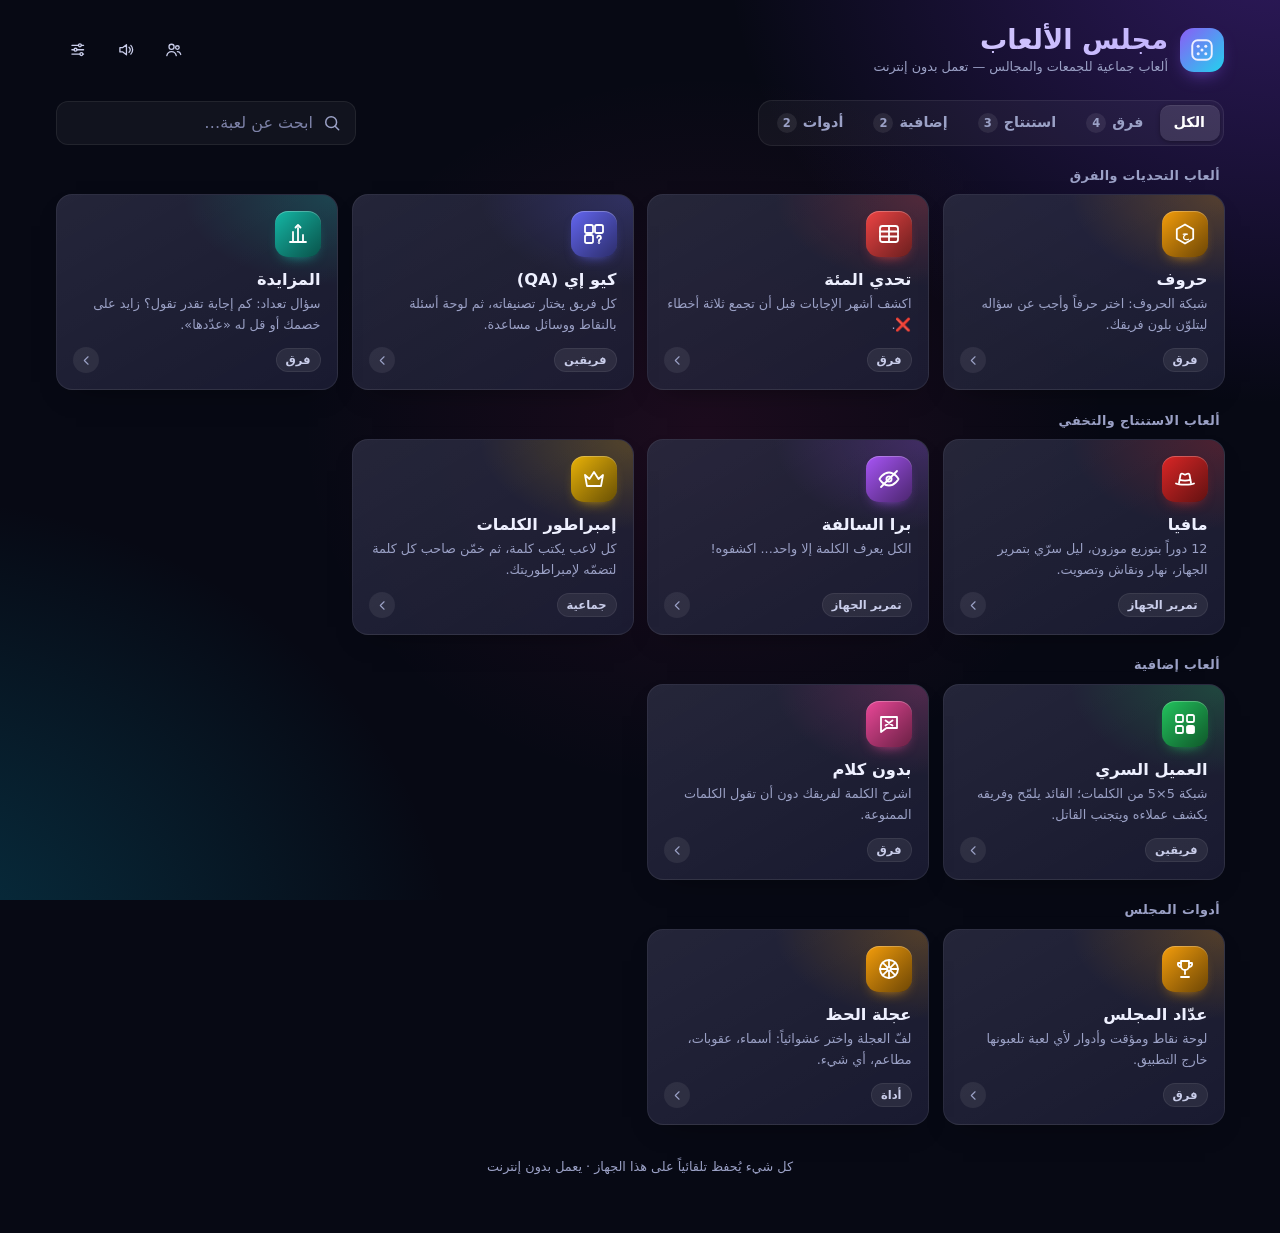
<file: index.html>
<!doctype html>
<html lang="ar" dir="rtl">
<head>
<meta charset="utf-8">
<meta name="viewport" content="width=device-width,initial-scale=1,viewport-fit=cover">
<meta name="theme-color" content="#070914">
<title>مجلس الألعاب</title>
<link rel="manifest" href="manifest.webmanifest">
<link rel="icon" type="image/svg+xml" href="icons/icon.svg">
<link rel="apple-touch-icon" href="icons/apple-touch-icon.png">
<meta name="apple-mobile-web-app-capable" content="yes">
<meta name="mobile-web-app-capable" content="yes">
<meta name="apple-mobile-web-app-title" content="مجلس الألعاب">
<meta name="apple-mobile-web-app-status-bar-style" content="black-translucent">
<link rel="stylesheet" href="css/style.css">
</head>
<body>
<div class="bg" aria-hidden="true"><span class="blob b1"></span><span class="blob b2"></span><span class="blob b3"></span></div>
<main id="view"></main>
<div id="modals"></div>
<div id="toasts" aria-live="polite"></div>
<noscript><p style="padding:24px">يجب تفعيل JavaScript لتشغيل مجلس الألعاب.</p></noscript>

<!-- النواة: الترتيب مهم -->
<script src="js/core/utils.js"></script>
<script src="js/core/icons.js"></script>
<script src="js/core/store.js"></script>
<script src="js/core/audio.js"></script>
<script src="js/core/ui.js"></script>
<script src="js/core/bank.js"></script>
<script src="js/core/timer.js"></script>
<script src="js/core/teams.js"></script>
<script src="js/core/registry.js"></script>

<!-- البيانات (js/data) ثم الألعاب: الكتالوج أولاً ثم ملف كل لعبة -->
<script src="js/games/catalog.js"></script>
<script src="js/games/counter.js"></script>
<script src="js/data/huroof.js"></script>
<script src="js/data/huroof-1.js"></script>
<script src="js/data/huroof-2.js"></script>
<script src="js/data/huroof-3.js"></script>
<script src="js/data/huroof-4.js"></script>
<script src="js/data/huroof-5.js"></script>
<script src="js/data/huroof-6.js"></script>
<script src="js/data/huroof-7.js"></script>
<script src="js/data/huroof-8.js"></script>
<script src="js/data/huroof-9.js"></script>
<script src="js/data/huroof-10.js"></script>
<script src="js/data/huroof-11.js"></script>
<script src="js/data/huroof-12.js"></script>
<script src="js/data/huroof-13.js"></script>
<script src="js/data/huroof-14.js"></script>
<script src="js/data/huroof-15.js"></script>
<script src="js/data/huroof-16.js"></script>
<script src="js/data/huroof-17.js"></script>
<script src="js/data/huroof-18.js"></script>
<script src="js/data/huroof-19.js"></script>
<script src="js/data/huroof-20.js"></script>
<script src="js/games/huroof.js"></script>
<script src="js/data/trivia.js"></script>
<script src="js/data/trivia-2.js"></script>
<script src="js/games/trivia.js"></script>
<script src="js/data/feud.js"></script>
<script src="js/data/feud-2.js"></script>
<script src="js/data/feud-3.js"></script>
<script src="js/data/feud-4.js"></script>
<script src="js/games/feud.js"></script>
<script src="js/data/codenames.js"></script>
<script src="js/data/codenames-2.js"></script>
<script src="js/data/codenames-3.js"></script>
<script src="js/games/codenames.js"></script>
<script src="js/games/emperor.js"></script>
<script src="js/data/outsider.js"></script>
<script src="js/data/outsider-2.js"></script>
<script src="js/data/outsider-3.js"></script>
<script src="js/games/outsider.js"></script>
<script src="js/games/mafia.js"></script>
<script src="js/data/taboo.js"></script>
<script src="js/data/taboo-2.js"></script>
<script src="js/games/taboo.js"></script>
<script src="js/data/bid.js"></script>
<script src="js/data/bid-2.js"></script>
<script src="js/games/bid.js"></script>
<script src="js/games/wheel.js"></script>

<!-- التشغيل: دائماً في الأخير -->
<script src="js/app.js"></script>
</body>
</html>
</file>
<file: css/style.css>
/* ===== مجلس الألعاب — تصميم داكن زجاجي، RTL ===== */
:root {
  --bg: #070914; --glass: rgba(255,255,255,.045); --glass-2: rgba(255,255,255,.09);
  --brd: rgba(255,255,255,.11); --brd-2: rgba(255,255,255,.22);
  --text: #eef0ff; --muted: #9ba1c6; --accent: #8b5cf6; --accent-2: #22d3ee;
  --danger: #f43f5e; --ok: #22c55e; --warn: #f59e0b;
  --r: 20px; --r-sm: 12px; --shadow: 0 12px 30px -20px rgba(0,0,0,.7);
  --surface: rgba(22,24,48,.78); --surface-2: rgba(30,33,64,.92); --sep: rgba(255,255,255,.07); --fill: rgba(255,255,255,.045); --well: rgba(0,0,0,.28);
  --blur: saturate(160%) blur(18px); --ease: cubic-bezier(.2,.8,.2,1);
  font-family: "Segoe UI", "Noto Kufi Arabic", "Noto Sans Arabic", "Geeza Pro", Tahoma, system-ui, sans-serif;
  color-scheme: dark;
}
* { box-sizing: border-box; }
html, body { margin: 0; min-height: 100%; }
body {
  background: var(--bg);
  color: var(--text); line-height: 1.6; overflow-x: hidden; -webkit-tap-highlight-color: transparent;
  -webkit-font-smoothing: antialiased; -moz-osx-font-smoothing: grayscale; text-rendering: optimizeLegibility;
}
h1, h2, h3 { margin: 0; line-height: 1.3; }
p { margin: 0; }
.muted { color: var(--muted); }
.small { font-size: .85rem; }
.row { display: flex; gap: 10px; align-items: center; }
.wrap { flex-wrap: wrap; }
.ic { width: 1.25em; height: 1.25em; flex: none; }

/* خلفية ثابتة (تدرجات بدون تمويه أو حركة = تمرير سلس) */
.bg { position: fixed; inset: 0; z-index: -1; pointer-events: none;
  background: radial-gradient(70vmax 60vmax at 100% -8%, rgba(124,58,237,.34), transparent 62%),
              radial-gradient(70vmax 60vmax at -8% 108%, rgba(8,145,178,.30), transparent 62%),
              radial-gradient(45vmax 40vmax at 55% 48%, rgba(219,39,119,.10), transparent 70%), var(--bg); }
.blob { display: none; }

#view { max-width: 1200px; margin: 0 auto; padding: max(12px, env(safe-area-inset-top)) max(16px, env(safe-area-inset-right)) 56px max(16px, env(safe-area-inset-left)); }
.view { animation: viewIn .3s var(--ease); }
@keyframes viewIn { from { opacity: 0; transform: translateY(8px); } }

.glass {
  background: linear-gradient(150deg, rgba(255,255,255,.075), rgba(255,255,255,.03)), var(--surface);
  border: 1px solid var(--brd); border-radius: var(--r); box-shadow: var(--shadow);
}

/* أزرار: أساسي / ثانوي / شفاف / خطر — ارتفاع 44 (و36 للصغير) */
.btn {
  display: inline-flex; align-items: center; justify-content: center; gap: 8px;
  min-height: 44px; padding: 0 18px; border-radius: 12px; border: 1px solid rgba(255,255,255,.12);
  background: rgba(255,255,255,.07); color: var(--text); font: inherit; font-size: .95rem; font-weight: 600; cursor: pointer;
  transition: transform .15s var(--ease), background .15s, border-color .15s, color .15s, box-shadow .15s, filter .15s; user-select: none;
}
.btn .ic { width: 1.15em; height: 1.15em; }
@media (hover: hover) { .btn:hover { background: rgba(255,255,255,.11); border-color: var(--brd-2); } }
.btn:active { transform: scale(.97); }
.btn:focus-visible, .input:focus-visible, .switch:focus-visible, .tab:focus-visible, .seg-btn:focus-visible, .game-card:focus-visible { outline: 2px solid var(--accent-2); outline-offset: 2px; }
.btn.primary { background: var(--accent); border-color: transparent; color: #fff; box-shadow: inset 0 1px 0 rgba(255,255,255,.2), 0 6px 18px -8px rgba(139,92,246,.9); }
@media (hover: hover) { .btn.primary:hover { background: var(--accent); filter: brightness(1.1); } }
.btn.danger { background: var(--danger); border-color: transparent; color: #fff; box-shadow: inset 0 1px 0 rgba(255,255,255,.2); }
@media (hover: hover) { .btn.danger:hover { background: var(--danger); filter: brightness(1.1); } }
.btn.ghost { background: transparent; }
@media (hover: hover) { .btn.ghost:hover { background: rgba(255,255,255,.07); } }
.btn.icon.ghost { border-color: transparent; color: #c9cdea; }
@media (hover: hover) { .btn.icon.ghost:hover { color: var(--text); } }
.danger-text { color: #fb7185; }
.btn.ghost.danger-text { border-color: transparent; }
@media (hover: hover) { .btn.ghost.danger-text:hover { background: rgba(244,63,94,.12); } }
.btn.icon { padding: 0; width: 44px; }
.btn.sm { min-height: 36px; padding: 0 14px; font-size: .88rem; border-radius: 10px; }
.btn.icon.sm { width: 36px; padding: 0; }
.btn[disabled] { opacity: .45; pointer-events: none; }

/* حقول */
.input {
  width: 100%; min-height: 44px; padding: 0 14px; border-radius: 12px; border: 1px solid rgba(255,255,255,.1);
  background: var(--well); color: var(--text); font: inherit; transition: border-color .15s, box-shadow .15s;
}
.input::placeholder { color: #7d82a8; }
.input:focus { border-color: var(--accent); box-shadow: 0 0 0 3px rgba(139,92,246,.25); outline: none; }
select.input { cursor: pointer; appearance: none; -webkit-appearance: none; padding-inline: 14px 38px; font-weight: 600;
  background: var(--well) url("data:image/svg+xml,%3Csvg xmlns='http://www.w3.org/2000/svg' width='14' height='14' viewBox='0 0 24 24' fill='none' stroke='%239ba1c6' stroke-width='2.5' stroke-linecap='round' stroke-linejoin='round'%3E%3Cpath d='M6 9l6 6 6-6'/%3E%3C/svg%3E") no-repeat left 13px center; }
.move-select { cursor: pointer; }
option { background: #151832; color: var(--text); }

/* الإعدادات: مجموعات بأسلوب القوائم المجمّعة */
.settings { display: grid; gap: 22px; }
.set-title { font-size: .74rem; font-weight: 700; color: var(--muted); letter-spacing: .03em; margin: 0 14px -15px; }
.set-group { display: grid; border-radius: 14px; overflow: hidden; background: var(--fill); border: 1px solid var(--sep); }
.field { position: relative; display: flex; align-items: center; justify-content: space-between; gap: 8px 16px; flex-wrap: wrap; min-height: 54px; padding: 11px 16px; margin: 0; transition: background .15s; }
.field + .field::before { content: ""; position: absolute; top: 0; inset-inline: 16px 0; height: 1px; background: var(--sep); }
.field.tap { cursor: pointer; }
@media (hover: hover) { .field.tap:hover { background: rgba(255,255,255,.03); } }
.field.stack { flex-direction: column; align-items: stretch; }
.field.stack .field-label { flex: none; }
.field.stack .seg { width: 100%; }
.field.danger-row .field-label > span { color: #fb7185; }
.field-label { display: flex; flex-direction: column; gap: 2px; flex: 1 1 180px; min-width: 0; }
.field-label > span { font-weight: 600; font-size: .95rem; }
.field-label small { font-size: .78rem; line-height: 1.55; }
.field select.input { width: auto; min-width: 150px; max-width: 100%; min-height: 38px; border-radius: 10px; }
.field > .input:not(select) { flex: 1 1 160px; }
.settings .danger-zone { margin-top: 0; }

/* مفتاح التشغيل */
.switch { width: 50px; height: 30px; padding: 0; border-radius: 30px; border: 0; background: rgba(255,255,255,.16); position: relative; cursor: pointer; transition: background .2s; flex: none; }
.switch span { position: absolute; top: 2px; right: 2px; width: 26px; height: 26px; border-radius: 50%; background: #fff; box-shadow: 0 2px 5px rgba(0,0,0,.35); transition: transform .22s var(--ease); }
.switch.on { background: var(--accent); }
.switch.on span { transform: translateX(-20px); }

/* أزرار مجزّأة */
.seg { display: inline-flex; flex: none; gap: 2px; padding: 3px; max-width: 100%; border-radius: 11px; background: var(--well); border: 1px solid rgba(255,255,255,.06); }
.seg-btn { flex: 1 1 0; min-width: 0; min-height: 34px; padding: 0 12px; border: 0; border-radius: 8px; background: transparent; color: var(--muted); font: inherit; font-size: .88rem; font-weight: 600; cursor: pointer; white-space: nowrap; transition: background .2s, color .2s, box-shadow .2s; }
@media (hover: hover) { .seg-btn:not(.on):hover { color: var(--text); } }
.seg-btn.on { background: rgba(255,255,255,.15); color: #fff; box-shadow: 0 1px 4px rgba(0,0,0,.35), inset 0 1px 0 rgba(255,255,255,.08); }

/* عدّاد +/− */
.stepper { display: inline-flex; align-items: center; padding: 2px; border-radius: 11px; background: var(--well); border: 1px solid rgba(255,255,255,.06); }
.stepper .btn { border: 0; background: transparent; min-height: 34px; width: 36px; border-radius: 9px; }
@media (hover: hover) { .stepper .btn:hover { background: rgba(255,255,255,.1); } }
.input.num { width: 84px; text-align: center; padding: 0 6px; -moz-appearance: textfield; font-weight: 700; font-variant-numeric: tabular-nums; }
.stepper .input.num { width: 54px; min-height: 34px; border: 0; background: transparent; box-shadow: none; }
.input.num::-webkit-inner-spin-button { -webkit-appearance: none; }
.range-wrap { display: flex; align-items: center; gap: 10px; }
.range { width: 160px; accent-color: var(--accent); }
.range-val { min-width: 42px; text-align: center; font-size: .85rem; font-weight: 700; color: var(--muted); font-variant-numeric: tabular-nums; }

/* الرئيسية */
.topbar { position: sticky; top: 0; z-index: 20; display: flex; align-items: center; gap: 12px; margin: 0 -16px 4px; padding: 10px 16px; padding-top: max(10px, env(safe-area-inset-top));
  }
.topbar::before { content: ""; position: absolute; inset: 0 calc(50% - 50vw); z-index: -1; background: rgba(10,12,28,.95); border-bottom: 1px solid rgba(255,255,255,.07); opacity: 0; transition: opacity .2s; pointer-events: none; }
.topbar.stuck::before { opacity: 1; }
.top-sentinel { height: 1px; margin-bottom: -1px; }
.brand-mark { width: 44px; height: 44px; border-radius: 14px; display: grid; place-items: center; flex: none; background: linear-gradient(135deg, var(--accent), var(--accent-2)); box-shadow: 0 8px 20px -10px var(--accent); }
.brand-mark .ic { width: 26px; height: 26px; }
.hero-text { flex: 1; min-width: 0; }
.hero-text h1 { font-size: clamp(1.25rem, 4vw, 1.7rem); background: linear-gradient(90deg, #fff, #c4b5fd); -webkit-background-clip: text; background-clip: text; color: transparent; white-space: nowrap; }
.hero-text p { font-size: .8rem; }
.hero-actions { display: flex; gap: 4px; flex: none; }

.resume { display: flex; align-items: center; gap: 12px; padding: 12px 14px; margin: 8px 0 4px; flex-wrap: wrap; border-color: color-mix(in srgb, var(--gc) 60%, transparent);
  background: linear-gradient(120deg, color-mix(in srgb, var(--gc) 22%, transparent), rgba(255,255,255,.02)), var(--surface); }
.resume-icon { width: 44px; height: 44px; border-radius: 13px; display: grid; place-items: center; background: var(--gc); color: #fff; flex: none; }
.resume-icon .ic { width: 24px; height: 24px; }
.resume-text { flex: 1; display: flex; flex-direction: column; min-width: 120px; }
.resume-text small { color: var(--muted); font-size: .78rem; }
.resume-text b { font-size: 1.08rem; }
.resume-actions { display: flex; gap: 8px; }

/* شريط الأقسام والبحث */
.toolbar { display: flex; flex-direction: column; gap: 10px; margin: 12px 0 6px; }
@media (min-width: 720px) { .toolbar { flex-direction: row; align-items: center; justify-content: space-between; } .toolbar .search { flex: 0 1 300px; } }
.tabs { position: relative; display: flex; gap: 2px; padding: 4px; max-width: 100%; border-radius: 14px; background: var(--fill); border: 1px solid var(--sep); overflow-x: auto; scrollbar-width: none; transition: opacity .2s; }
.tabs::-webkit-scrollbar { display: none; }
.tabs.dim { opacity: .5; }
.tab { position: relative; z-index: 1; flex: 1 0 auto; display: inline-flex; align-items: center; justify-content: center; gap: 6px; min-height: 36px; padding: 0 14px; border: 0; border-radius: 10px; background: transparent; color: var(--muted); font: inherit; font-size: .9rem; font-weight: 600; white-space: nowrap; cursor: pointer; transition: color .2s; }
@media (hover: hover) { .tab:not(.on):hover { color: var(--text); } }
.tab.on { color: #fff; }
.tab span { display: inline-grid; place-items: center; min-width: 20px; height: 20px; padding: 0 6px; border-radius: 10px; font-size: .72rem; background: rgba(255,255,255,.08); color: var(--muted); transition: background .2s, color .2s; }
.tab.on span { background: rgba(139,92,246,.45); color: #fff; }
@media (max-width: 420px) { .tab { padding: 0 10px; font-size: .86rem; gap: 5px; } .tab span { min-width: 18px; height: 18px; padding: 0 5px; } }
.tab-ind { position: absolute; z-index: 0; top: 4px; bottom: 4px; left: 0; width: 0; border-radius: 10px; background: rgba(255,255,255,.11); box-shadow: 0 1px 4px rgba(0,0,0,.35), inset 0 1px 0 rgba(255,255,255,.07); pointer-events: none; }
.tabs.anim .tab-ind { transition: transform .32s var(--ease), width .32s var(--ease), opacity .2s; }
.search { position: relative; }
.search .s-ic { position: absolute; top: 50%; right: 14px; transform: translateY(-50%); display: grid; color: var(--muted); pointer-events: none; }
.search .input { padding-inline: 42px 40px; background: var(--fill); border-color: var(--sep); }
.search .input::-webkit-search-cancel-button { -webkit-appearance: none; }
.s-clear { position: absolute; top: 50%; left: 8px; transform: translateY(-50%); width: 28px; height: 28px; border-radius: 50%; border: 0; display: none; place-items: center; background: rgba(255,255,255,.1); color: var(--muted); cursor: pointer; }
.s-clear .ic { width: 14px; height: 14px; }
.search.has .s-clear { display: grid; }
.empty-state { display: flex; flex-direction: column; align-items: center; gap: 8px; padding: 40px 16px; color: var(--muted); text-align: center; }
.empty-state .ic { width: 36px; height: 36px; opacity: .6; }

/* بطاقات الألعاب */
.cat-title { font-size: .8rem; color: var(--muted); margin: 22px 4px 10px; font-weight: 700; letter-spacing: .03em; }
.game-grid { display: grid; grid-template-columns: repeat(auto-fill, minmax(min(100%, 150px), 1fr)); gap: 12px; }
@media (min-width: 720px) { .game-grid { grid-template-columns: repeat(auto-fill, minmax(230px, 1fr)); gap: 14px; } }
.game-card {
  position: relative; display: flex; flex-direction: column; align-items: flex-start; gap: 12px; padding: 16px; text-align: right; min-width: 0;
  color: var(--text); font: inherit; cursor: pointer; overflow: hidden; border-radius: 16px; border-color: var(--sep);
  transition: transform .2s var(--ease), border-color .2s, box-shadow .2s;
}
.game-card::before { content: ""; position: absolute; inset: 0; background: radial-gradient(220px 130px at 100% 0%, color-mix(in srgb, var(--gc) 24%, transparent), transparent 70%); pointer-events: none; }
.game-card:active { transform: scale(.98); }
@media (hover: hover) {
  .game-card:hover { transform: translateY(-2px); border-color: color-mix(in srgb, var(--gc) 55%, transparent); box-shadow: 0 16px 34px -22px color-mix(in srgb, var(--gc) 80%, #000); }
  .game-card:hover .gc-go { background: var(--gc); color: #fff; transform: translateX(-2px); }
  .game-card.soon:hover { transform: none; box-shadow: var(--shadow); border-color: var(--sep); }
}
.game-card.soon { opacity: .55; cursor: default; }
.game-card.is-active { border-color: color-mix(in srgb, var(--gc) 80%, transparent); }
.gc-icon { width: 46px; height: 46px; border-radius: 13px; display: grid; place-items: center; background: linear-gradient(135deg, var(--gc), color-mix(in srgb, var(--gc) 45%, #000)); position: relative; box-shadow: inset 0 1px 0 rgba(255,255,255,.25), 0 6px 14px -8px var(--gc); }
.gc-icon .ic { width: 24px; height: 24px; color: #fff; }
.gc-body { position: relative; min-width: 0; width: 100%; }
.gc-body h3 { font-size: 1.02rem; font-weight: 700; margin-bottom: 4px; }
.gc-body p { color: var(--muted); font-size: .8rem; line-height: 1.6; display: -webkit-box; -webkit-line-clamp: 2; -webkit-box-orient: vertical; overflow: hidden; }
.gc-foot { position: relative; display: flex; align-items: center; justify-content: space-between; gap: 8px; width: 100%; margin-top: auto; min-height: 26px; }
.gc-go { width: 26px; height: 26px; border-radius: 50%; display: grid; place-items: center; flex: none; background: rgba(255,255,255,.07); color: var(--muted); transition: background .2s, color .2s, transform .2s var(--ease); }
.gc-go .ic { width: 15px; height: 15px; }
.tag { display: inline-flex; align-items: center; gap: 6px; font-size: .72rem; font-weight: 600; padding: 2px 9px; border-radius: 20px; background: rgba(255,255,255,.07); border: 1px solid var(--sep); color: #c9cdea; white-space: nowrap; }
.tag.soon { color: #fcd34d; border-color: rgba(252,211,77,.3); background: rgba(252,211,77,.08); }
.tag.live { color: #86efac; border-color: rgba(134,239,172,.35); background: rgba(34,197,94,.1); }
.live-dot { width: 6px; height: 6px; border-radius: 50%; background: #22c55e; box-shadow: 0 0 0 3px rgba(34,197,94,.25); }
.foot { text-align: center; margin-top: 32px; font-size: .8rem; }

/* غلاف اللعبة */
.game-bar { display: flex; align-items: center; gap: 6px; padding: 6px; position: sticky; top: max(8px, env(safe-area-inset-top)); z-index: 20; margin-bottom: 14px; background: rgba(17,19,42,.96); border-radius: 16px; border-color: var(--brd); box-shadow: 0 12px 30px -20px rgba(0,0,0,.95); }
.gb-title { display: flex; align-items: center; gap: 10px; flex: 1; min-width: 0; }
.gb-title b { font-size: 1.05rem; font-weight: 700; white-space: nowrap; overflow: hidden; text-overflow: ellipsis; }
.gb-icon { width: 34px; height: 34px; border-radius: 10px; display: grid; place-items: center; background: linear-gradient(135deg, var(--gc), color-mix(in srgb, var(--gc) 50%, #000)); flex: none; box-shadow: inset 0 1px 0 rgba(255,255,255,.25); }
.gb-icon .ic { color: #fff; width: 20px; height: 20px; }
.gb-actions { display: flex; align-items: center; gap: 2px; }
.gb-actions .btn.ghost { border-color: transparent; }
.gb-sep { width: 1px; height: 22px; background: var(--brd); margin: 0 4px; }
.notice { padding: 28px; text-align: center; display: flex; flex-direction: column; align-items: center; gap: 14px; }

/* النوافذ */
.modal-backdrop { position: fixed; inset: 0; z-index: 100; display: grid; place-items: center; padding: 16px; background: rgba(3,4,12,.72); opacity: 0; transition: opacity .22s; }
.modal-backdrop.show { opacity: 1; }
.modal { width: min(560px, 100%); max-height: calc(100dvh - 32px); display: flex; flex-direction: column; background: linear-gradient(160deg, #1d2042, #111329); transform: translateY(16px) scale(.97); transition: transform .28s var(--ease); }
.modal-backdrop.show .modal { transform: none; }
.modal.sm { width: min(420px, 100%); }
.modal.lg { width: min(920px, 100%); }
.modal-head { display: flex; align-items: center; justify-content: space-between; gap: 10px; padding: 12px 12px 12px 18px; padding-inline-start: 20px; border-bottom: 1px solid var(--sep); }
.modal-head h3 { font-size: 1.08rem; font-weight: 700; }
.modal-head .btn.icon { width: 36px; min-height: 36px; border-radius: 50%; background: rgba(255,255,255,.07); }
.modal-body { padding: 16px 20px 20px; overflow-y: auto; overscroll-behavior: contain; }
.modal-foot { display: flex; flex-wrap: wrap; gap: 8px; justify-content: flex-end; padding: 12px 20px 16px; border-top: 1px solid var(--sep); }
.modal-foot .btn { flex: 0 1 auto; min-width: 120px; }
@media (max-width: 640px) { .modal-foot .btn { flex: 1 1 0; } }
.confirm-msg { font-size: 1.02rem; }
.danger-zone { display: flex; align-items: center; justify-content: space-between; gap: 14px; margin-top: 14px; padding: 14px 16px; border-radius: 16px; border: 1px solid rgba(244,63,94,.35); background: rgba(244,63,94,.07); }
.danger-zone.soft { border-color: rgba(255,255,255,.14); background: rgba(255,255,255,.04); }

/* تنبيهات */
#toasts { position: fixed; bottom: max(18px, env(safe-area-inset-bottom)); left: 50%; transform: translateX(-50%); z-index: 300; display: flex; flex-direction: column; gap: 8px; align-items: center; pointer-events: none; }
.toast { padding: 10px 18px; border-radius: 14px; background: #1a1d3a; border: 1px solid var(--brd); box-shadow: var(--shadow); opacity: 0; transform: translateY(10px); transition: all .3s var(--ease); }
.toast.show { opacity: 1; transform: none; }
.toast.error { border-color: rgba(244,63,94,.6); }

/* إدارة الفرق */
.hint { padding: 10px 14px; border-radius: 12px; background: rgba(139,92,246,.12); border: 1px solid rgba(139,92,246,.35); margin-bottom: 12px; }
.hint.warn { background: rgba(245,158,11,.1); border-color: rgba(245,158,11,.4); }
.team-grid { display: grid; grid-template-columns: repeat(auto-fill, minmax(250px, 1fr)); gap: 12px; margin-bottom: 14px; }
.team-card { border-radius: 16px; padding: 12px; border: 1px solid color-mix(in srgb, var(--tc) 45%, transparent); background: linear-gradient(160deg, color-mix(in srgb, var(--tc) 16%, transparent), rgba(255,255,255,.02)); transition: box-shadow .2s, transform .2s; }
.team-card.drop { box-shadow: 0 0 0 2px var(--tc); transform: scale(1.01); }
.team-head { display: flex; gap: 8px; align-items: center; }
.swatch { position: relative; width: 40px; height: 40px; border-radius: 12px; background: var(--tc); flex: none; cursor: pointer; border: 2px solid rgba(255,255,255,.35); }
.swatch input { position: absolute; inset: 0; opacity: 0; width: 100%; height: 100%; cursor: pointer; }
.team-name { font-weight: 700; }
.color-dots { display: flex; gap: 6px; flex-wrap: wrap; margin: 10px 0; }
.dot { width: 22px; height: 22px; border-radius: 50%; border: 2px solid transparent; cursor: pointer; padding: 0; transition: transform .15s; }
.dot:hover { transform: scale(1.15); }
.dot.on { border-color: #fff; }
.players { display: flex; flex-wrap: wrap; gap: 6px; min-height: 34px; margin-bottom: 10px; }
.player-chip { display: inline-flex; align-items: center; gap: 4px; padding: 3px 4px 3px 10px; padding-inline-start: 12px; border-radius: 20px; background: rgba(0,0,0,.3); border: 1px solid var(--brd); cursor: grab; animation: viewIn .25s var(--ease); }
.player-chip .x { background: none; border: 0; color: var(--muted); cursor: pointer; display: grid; place-items: center; padding: 2px; }
.player-chip .x:hover { color: var(--danger); }
.move-select { background: rgba(255,255,255,.08); color: var(--text); border: 1px solid var(--brd); border-radius: 10px; font: inherit; font-size: .75rem; padding: 2px 4px; }
.empty { color: var(--muted); font-size: .85rem; }
.add-row { display: flex; gap: 6px; }

/* لوحة النقاط */
.scoreboard { display: grid; grid-template-columns: repeat(auto-fit, minmax(180px, 1fr)); gap: 12px; }
.score-card { padding: 16px; text-align: center; position: relative; overflow: hidden; transition: transform .3s var(--ease), box-shadow .3s; }
.score-card::after { content: ""; position: absolute; inset: 0 0 auto 0; height: 5px; background: var(--tc); }
.score-card.active { transform: translateY(-3px); border-color: var(--tc); box-shadow: 0 0 0 1px var(--tc); }
.sc-name { font-weight: 700; font-size: 1.1rem; }
.sc-score { font-size: clamp(2.4rem, 7vw, 3.6rem); font-weight: 800; line-height: 1.15; font-variant-numeric: tabular-nums; }
.sc-btns { display: flex; gap: 8px; justify-content: center; }
.sc-players { color: var(--muted); font-size: .8rem; margin-top: 8px; }

/* المؤقت */
.timer { display: flex; align-items: center; gap: 10px; }
.t-face { position: relative; width: 78px; height: 78px; }
.t-ring { width: 100%; height: 100%; transform: rotate(-90deg); }
.t-ring circle { fill: none; stroke-width: 5; }
.t-bg { stroke: rgba(255,255,255,.1); }
.t-fg { stroke: var(--accent-2); stroke-linecap: round; transition: stroke-dashoffset .2s linear, stroke .3s; }
.t-text { position: absolute; inset: 0; display: grid; place-items: center; font-weight: 800; font-size: 1.15rem; font-variant-numeric: tabular-nums; direction: ltr; }
.t-btns { display: flex; flex-direction: column; gap: 4px; }
.timer.warn .t-fg { stroke: var(--warn); }
.timer.warn .t-text { color: var(--warn); animation: pulse .5s ease-in-out infinite alternate; }
.timer.ended .t-fg { stroke: var(--danger); }
.timer.ended .t-text { color: var(--danger); }
@keyframes pulse { to { transform: scale(1.12); } }

/* عدّاد المجلس */
.counter-top { display: flex; align-items: center; justify-content: space-between; gap: 16px; padding: 14px 18px; margin-bottom: 14px; flex-wrap: wrap; }
.turn-info { display: flex; flex-direction: column; }
.turn-team { font-size: 1.2rem; }
.turn-team b { color: var(--tc); }

/* ملء الشاشة */
.pseudo-fs { position: fixed !important; inset: 0; z-index: 90; overflow: auto; background: var(--bg); }
.lightbox { position: fixed; inset: 0; z-index: 250; background: rgba(0,0,0,.94); display: grid; place-items: center; animation: viewIn .25s var(--ease); }
.lb-content { max-width: 100%; max-height: 100%; padding: 16px; display: grid; place-items: center; }
.lb-content img, .lb-content svg { max-width: 96vw; max-height: 92vh; object-fit: contain; }
.lb-close { position: absolute; top: 14px; left: 14px; z-index: 2; }

/* الجوال */
@media (max-width: 640px) {
  .gb-actions .btn span { display: none; }
  .gb-actions .btn:not(.icon) { padding: 0; width: 44px; }
  .resume-actions { width: 100%; }
  .resume-actions .btn { flex: 1; }
  .hero-text p { display: none; }
  .danger-zone { flex-direction: column; align-items: stretch; }
  /* النوافذ كورقة من الأسفل */
  .modal-backdrop { place-items: end center; padding: 0; }
  .modal, .modal.sm, .modal.lg { width: 100%; max-height: 90dvh; border-radius: 24px 24px 0 0; border-bottom: 0; transform: translateY(100%); padding-bottom: env(safe-area-inset-bottom); }
  .modal::before { content: ""; display: block; width: 40px; height: 5px; border-radius: 5px; background: rgba(255,255,255,.25); margin: 8px auto 0; }
}
@media (prefers-reduced-motion: reduce) {
  *, *::before, *::after { animation: none !important; transition: none !important; }
}

/* ===== حروف ===== */
.hx-top { display: flex; align-items: center; justify-content: space-between; gap: 12px; padding: 12px 16px; margin-bottom: 10px; flex-wrap: wrap; }
.hx-counts { display: flex; flex-wrap: wrap; gap: 8px; align-items: center; }
.hx-chip { display: inline-flex; align-items: center; gap: 6px; padding: 3px 12px; border-radius: 999px; border: 1px solid var(--tc); background: var(--glass-2); font-weight: 600; }
.hx-chip i { width: 10px; height: 10px; border-radius: 50%; background: var(--tc); }
.hx-guide { text-align: center; margin: 0 0 6px; }
.hx-wrap { display: flex; justify-content: center; margin: 6px 0 22px; }
.hx-board {
  --w: clamp(38px, min(calc((100vw - 80px) / (var(--cols) + .5)), calc((100vh - 300px) / var(--vf))), 124px);
  --hh: calc(var(--w) * 1.1547); --g: 5px;
  padding: 16px 20px; border-radius: 22px; transition: border-color .3s;
}
.hx-board.two { border-top: 7px solid var(--t1); border-bottom: 7px solid var(--t1); border-left: 7px solid var(--t2); border-right: 7px solid var(--t2); }
.hx-row { display: flex; gap: var(--g); margin-bottom: calc(var(--hh) * -.25 + var(--g)); }
.hx-row:last-child { margin-bottom: 0; }
.hx-row.odd { margin-inline-start: calc(var(--w) / 2 + var(--g) / 2); }
.hx, .hx-big { clip-path: polygon(50% 0, 100% 25%, 100% 75%, 50% 100%, 0 75%, 0 25%); }
.hx {
  position: relative; width: var(--w); height: var(--hh); flex: none; border: 0; padding: 0; cursor: pointer; font: inherit;
  background: var(--brd-2); display: grid; place-items: center; transition: transform .2s var(--ease), filter .2s;
}
.hx::before {
  content: ''; position: absolute; inset: 2px; clip-path: inherit; transition: background .35s var(--ease);
  background: var(--fill, linear-gradient(160deg, #2a2e56, #14162b));
}
.hx span { position: relative; font-weight: 800; font-size: calc(var(--w) * .42); color: var(--fg, var(--text)); }
.hx:hover, .hx:focus-visible { transform: scale(1.07); filter: brightness(1.18); outline: none; }
.hx.owned { background: rgba(255,255,255,.55); }
.hx-sub { text-align: center; margin-bottom: 10px; font-size: 1.05rem; color: var(--muted); }
.hx-q { display: grid; gap: 14px; justify-items: center; text-align: center; }
.hx-big { width: 84px; height: 97px; display: grid; place-items: center; font-size: 2.6rem; font-weight: 800;
  background: var(--fill, linear-gradient(160deg, var(--accent), var(--accent-2))); color: var(--fg, #fff); transition: background .3s; }
.hx-cat { font-size: .8rem; padding: 2px 12px; border-radius: 999px; background: var(--glass-2); border: 1px solid var(--brd-2); color: var(--muted); margin-bottom: -6px; }
.hx-qtext { font-size: clamp(1.15rem, 2.8vw, 1.7rem); font-weight: 600; line-height: 1.7; max-width: 34ch; }
.hx-ans b { display: block; font-size: 1.45rem; color: var(--accent-2); animation: hxIn .35s var(--ease); }
.hx-tools { justify-content: center; }
.hx-pick { display: grid; gap: 8px; width: 100%; }
.hx-teams { display: flex; flex-wrap: wrap; gap: 8px; justify-content: center; }
.hx-teams.col { flex-direction: column; }
.hx-team { border-color: transparent; font-weight: 700; min-width: 110px; justify-content: center; }
.hx-team.on { outline: 3px solid #fff; outline-offset: 2px; }
@keyframes hxIn { from { opacity: 0; transform: translateY(6px); } to { opacity: 1; transform: none; } }
/* ===== تحدي المئة ===== */
.fd-top { display: flex; align-items: center; justify-content: space-between; gap: 12px; padding: 12px 16px; margin-bottom: 10px; flex-wrap: wrap; }
.fd-mult { padding: 2px 12px; border-radius: 999px; background: linear-gradient(135deg, var(--warn), #ef4444); font-weight: 800; }
.fd-pool b { font-size: 1.3rem; color: var(--accent-2); font-variant-numeric: tabular-nums; }
.fd-turn { display: flex; align-items: center; justify-content: center; gap: 10px; flex-wrap: wrap; margin-bottom: 12px; }
.fd-team { border-color: transparent; font-weight: 700; min-width: 100px; opacity: .55; }
.fd-team.on { opacity: 1; outline: 3px solid #fff; outline-offset: 2px; }
.fd-strikes { display: flex; gap: 6px; }
.fd-strikes span { width: 38px; height: 38px; display: grid; place-items: center; border-radius: 10px; border: 2px solid var(--brd-2); color: var(--brd-2); font-weight: 900; font-size: 1.2rem; }
.fd-strikes span.on { border-color: var(--danger); color: #fff; background: var(--danger); animation: hxIn .3s var(--ease); }
.fd-q { padding: 18px 20px; text-align: center; margin-bottom: 14px; border-top: 4px solid var(--tc); }
.fd-q p { font-size: clamp(1.2rem, 3vw, 1.9rem); font-weight: 700; }
.fd-board { display: grid; gap: 10px; max-width: 860px; margin: 0 auto 16px; }
.fd-board.cols2 { grid-template-columns: repeat(2, 1fr); grid-auto-flow: column; grid-template-rows: repeat(var(--rows), auto); }
.fd-card { height: 64px; padding: 0; border: 0; background: none; cursor: pointer; perspective: 800px; font: inherit; color: var(--text); }
.fd-in { position: relative; width: 100%; height: 100%; transition: transform .55s var(--ease); transform-style: preserve-3d; }
.fd-card.open .fd-in { transform: rotateX(180deg); }
.fd-front, .fd-back { position: absolute; inset: 0; display: flex; align-items: center; border-radius: 14px; backface-visibility: hidden; -webkit-backface-visibility: hidden; padding: 0 16px; gap: 10px; }
.fd-front { justify-content: center; background: linear-gradient(160deg, #2b2f5e, #161a36); border: 1px solid var(--brd-2); }
.fd-n { width: 38px; height: 38px; border-radius: 50%; display: grid; place-items: center; font-weight: 800; background: linear-gradient(135deg, var(--accent), #6366f1); }
.fd-peek { position: absolute; inset-inline-start: 12px; font-size: .78rem; color: var(--muted); opacity: .55; }
.fd-back { transform: rotateX(180deg); justify-content: space-between; background: linear-gradient(135deg, #0e7490, #1e3a8a); border: 1px solid rgba(34,211,238,.5); font-weight: 700; font-size: 1.15rem; }
.fd-back b { min-width: 46px; text-align: center; padding: 4px 8px; border-radius: 10px; background: rgba(0,0,0,.3); font-variant-numeric: tabular-nums; }
.fd-card:hover .fd-front { filter: brightness(1.2); }
.fd-tools { display: flex; align-items: center; justify-content: center; gap: 14px; flex-wrap: wrap; margin-bottom: 22px; }
.fd-ctrl { justify-content: center; }
.fd-ctrl .btn.danger { min-width: 140px; font-size: 1.1rem; }
.fd-steal { display: grid; gap: 10px; justify-items: center; text-align: center; padding: 14px 18px; }
.fd-bigx { position: fixed; inset: 0; z-index: 400; display: grid; place-items: center; font-size: clamp(5rem, 18vw, 12rem); pointer-events: none; animation: fdX 1.1s var(--ease) forwards; }
@keyframes fdX { 0% { opacity: 0; transform: scale(2); } 20% { opacity: 1; transform: scale(1); } 75% { opacity: 1; } 100% { opacity: 0; transform: scale(.9); } }
@media (max-width: 640px) {
  .fd-board.cols2 { grid-template-columns: 1fr; grid-auto-flow: row; grid-template-rows: none; }
  .fd-card { height: 54px; }
  .fd-strikes span { width: 32px; height: 32px; }
}
.fd-teams { display: flex; flex-wrap: wrap; gap: 8px; justify-content: center; }
.fd-sub { text-align: center; margin-bottom: 10px; font-size: 1.05rem; color: var(--muted); }
/* ===== العميل السري ===== */
.cn-top { display: flex; align-items: center; justify-content: space-between; gap: 12px; padding: 12px 16px; margin-bottom: 10px; flex-wrap: wrap; }
.cn-chip { display: inline-flex; align-items: center; gap: 6px; padding: 4px 14px; border-radius: 999px; border: 1px solid var(--tc); background: var(--glass-2); font-weight: 600; opacity: .7; }
.cn-chip.on { opacity: 1; box-shadow: 0 0 0 2px var(--tc); }
.cn-chip i { width: 10px; height: 10px; border-radius: 50%; background: var(--tc); }
.cn-chip b { font-size: 1.25rem; font-variant-numeric: tabular-nums; }
.cn-chip small { color: var(--muted); }
.cn-turn { text-align: center; font-size: 1.15rem; margin-bottom: 8px; }
.cn-turn b { color: var(--tc); }
.cn-bar { display: flex; justify-content: center; align-items: center; gap: 12px; flex-wrap: wrap; margin-bottom: 12px; }
.cn-clue { display: flex; align-items: center; gap: 12px; padding: 10px 18px; border-color: var(--tc); flex-wrap: wrap; justify-content: center; }
.cn-clue b { font-size: 1.5rem; color: var(--tc); }
.cn-clue-in { display: grid; gap: 8px; padding: 10px 14px; width: min(560px, 100%); }
.cn-clue-in .input { flex: 1; min-width: 0; }
.cn-num { min-width: 28px; text-align: center; font-size: 1.3rem; }
.cn-grid { display: grid; grid-template-columns: repeat(5, 1fr); gap: 8px; max-width: 980px; margin: 0 auto 10px; }
.cn-card {
  position: relative; min-height: clamp(54px, 11vw, 96px); padding: 6px; border-radius: 14px; cursor: pointer; font: inherit; font-weight: 700;
  font-size: clamp(.8rem, 2.4vw, 1.25rem); color: var(--text); line-height: 1.3; word-break: break-word;
  background: linear-gradient(160deg, #f5ecd7, #d9cba6); color: #2a2418; border: 2px solid rgba(255,255,255,.25);
  box-shadow: 0 6px 0 rgba(0,0,0,.35); transition: transform .15s var(--ease), background .35s, box-shadow .2s;
}
.cn-card:hover { transform: translateY(-2px); }
.cn-card.pick { box-shadow: 0 0 0 3px var(--accent-2), 0 6px 0 rgba(0,0,0,.35); animation: cnPick .7s ease-in-out infinite alternate; }
@keyframes cnPick { to { box-shadow: 0 0 0 6px color-mix(in srgb, var(--accent-2) 45%, transparent), 0 6px 0 rgba(0,0,0,.35); } }
.cn-card.open, .cn-card.ghost { background: var(--cc); color: var(--ct); cursor: default; animation: hxIn .35s var(--ease); }
.cn-card.ghost { opacity: .45; }
.cn-card.killer { border-color: var(--danger); }
.cn-card.open:hover { transform: none; }
.cn-note { text-align: center; margin: 0 0 12px; }
.cn-sub { text-align: center; margin: 14px 0 10px; font-size: 1.05rem; color: var(--muted); }
.cn-key { display: grid; grid-template-columns: repeat(5, 1fr); gap: 6px; }
.cn-kc { min-height: 52px; display: grid; place-items: center; text-align: center; border-radius: 10px; font-size: .78rem; font-weight: 700; padding: 4px; word-break: break-word; }
.cn-kc.done { opacity: .35; text-decoration: line-through; }
.cn-legend { text-align: center; margin-top: 10px; }
.cn-log { margin-top: 16px; padding: 10px 16px; }
.cn-log summary { cursor: pointer; font-weight: 600; }
.cn-log ol { margin: 8px 0 0; padding-inline-start: 20px; color: var(--muted); font-size: .9rem; }
@keyframes hxIn { from { opacity: 0; transform: translateY(6px); } to { opacity: 1; transform: none; } }
@media (max-width: 640px) { .cn-grid { gap: 5px; } .cn-card { border-radius: 10px; padding: 3px; box-shadow: 0 4px 0 rgba(0,0,0,.35); } }
/* ===== إمبراطور الكلمات ===== */
.em-head { display: flex; align-items: center; justify-content: space-between; gap: 12px; padding: 12px 16px; margin-bottom: 12px; flex-wrap: wrap; }
.em-head b { font-size: 1.2rem; }
.em-players { display: grid; gap: 12px; padding: 16px; margin-bottom: 14px; }
.em-chips { display: flex; flex-wrap: wrap; gap: 6px; }
.em-chips .player-chip { cursor: default; border-width: 2px; }
.em-add .input { flex: 1; }
.em-go { display: flex; justify-content: center; gap: 10px; margin: 14px 0; }
.em-dots { display: flex; justify-content: center; gap: 6px; flex-wrap: wrap; margin-bottom: 12px; }
.em-dots i { width: 12px; height: 12px; border-radius: 50%; background: var(--brd-2); }
.em-dots i.done { background: var(--ok); }
.em-dots i.now { background: var(--warn); box-shadow: 0 0 0 3px rgba(245,158,11,.3); }
.em-pass { display: grid; gap: 14px; justify-items: center; text-align: center; padding: 28px 20px; max-width: 520px; margin: 0 auto; }
.em-pass h2 { font-size: clamp(1.8rem, 6vw, 2.6rem); }
.em-pass .input { text-align: center; font-size: 1.3rem; min-height: 54px; }
.em-icon { width: 64px; height: 64px; border-radius: 20px; display: grid; place-items: center; background: linear-gradient(135deg, #eab308, #f97316); }
.em-icon .ic { width: 36px; height: 36px; color: #fff; }
.em-words { display: flex; flex-wrap: wrap; gap: 8px; justify-content: center; margin-bottom: 14px; }
.em-w { display: inline-flex; flex-direction: column; align-items: center; padding: 8px 16px; border-radius: 14px; background: var(--glass-2); border: 1px solid var(--brd-2); font-weight: 700; font-size: 1.05rem; }
.em-words.big .em-w { font-size: clamp(1.2rem, 3.5vw, 1.8rem); padding: 12px 22px; animation: hxIn .4s var(--ease) both; }
.em-w small { font-size: .72rem; color: var(--muted); font-weight: 500; }
.em-w.out { opacity: .5; text-decoration: line-through; }
.em-bar { display: flex; justify-content: center; align-items: center; gap: 14px; flex-wrap: wrap; margin-bottom: 12px; }
.em-turn { display: inline-flex; align-items: center; gap: 8px; padding: 6px 18px; border-radius: 999px; background: var(--ec); color: #fff; font-weight: 800; font-size: 1.15rem; box-shadow: 0 8px 24px -10px var(--ec); }
.em-turn .ic { width: 22px; height: 22px; }
.em-grid { display: grid; grid-template-columns: repeat(auto-fill, minmax(160px, 1fr)); gap: 10px; margin-bottom: 8px; }
.em-emp { display: grid; gap: 8px; padding: 12px; text-align: right; color: var(--text); font: inherit; cursor: pointer; border-color: color-mix(in srgb, var(--ec) 50%, transparent); border-top: 5px solid var(--ec); transition: transform .2s var(--ease), box-shadow .2s; }
.em-emp:hover:not([disabled]) { transform: translateY(-3px); box-shadow: 0 14px 34px -16px var(--ec); }
.em-emp[disabled] { cursor: default; }
.em-emp.turn { box-shadow: 0 0 0 2px var(--ec), 0 14px 34px -16px var(--ec); }
.em-emp.tgt { outline: 3px solid #fff; }
.em-emp-h { display: flex; align-items: center; gap: 6px; }
.em-emp-h b { flex: 1; font-size: 1.1rem; }
.em-crown .ic { width: 20px; height: 20px; color: #eab308; }
.em-n { min-width: 28px; height: 28px; border-radius: 50%; display: grid; place-items: center; background: var(--ec); color: #fff; font-weight: 800; font-size: .9rem; }
.em-mem { display: flex; flex-wrap: wrap; gap: 4px; }
.em-mem span { font-size: .78rem; padding: 1px 8px; border-radius: 999px; background: rgba(0,0,0,.3); color: var(--muted); }
.em-pickw { display: grid; grid-template-columns: repeat(auto-fill, minmax(120px, 1fr)); gap: 8px; }
.em-sub { text-align: center; margin: 16px 0 10px; font-size: 1.05rem; color: var(--muted); }
.em-wins { display: flex; flex-wrap: wrap; gap: 6px; justify-content: center; }
.em-log { margin-top: 16px; padding: 10px 16px; }
.em-log summary { cursor: pointer; font-weight: 600; }
.em-log ol { margin: 8px 0 0; padding-inline-start: 20px; color: var(--muted); font-size: .9rem; }
@keyframes hxIn { from { opacity: 0; transform: translateY(6px); } to { opacity: 1; transform: none; } }
/* ===== برا السالفة ===== */
.os-head { display: flex; align-items: center; justify-content: space-between; gap: 12px; padding: 12px 16px; margin-bottom: 12px; flex-wrap: wrap; }
.os-head b { font-size: 1.2rem; }
.os-players, .os-rules { display: grid; gap: 12px; padding: 16px; margin-bottom: 14px; }
.os-rules ul { margin: 0; padding-inline-start: 20px; color: var(--muted); font-size: .92rem; line-height: 1.8; }
.os-chips { display: flex; flex-wrap: wrap; gap: 6px; }
.os-chips .player-chip { cursor: default; border-width: 2px; }
.os-add .input { flex: 1; }
.os-go { display: flex; justify-content: center; gap: 10px; margin: 14px 0; }
.os-dots { display: flex; justify-content: center; gap: 6px; flex-wrap: wrap; margin-bottom: 12px; }
.os-dots i { width: 12px; height: 12px; border-radius: 50%; background: var(--brd-2); }
.os-dots i.done { background: var(--ok); }
.os-dots i.now { background: var(--warn); box-shadow: 0 0 0 3px rgba(245,158,11,.3); }
.os-pass, .os-q, .os-res { display: grid; gap: 14px; justify-items: center; text-align: center; padding: 28px 20px; max-width: 560px; margin: 0 auto; }
.os-pass h2, .os-q h2 { font-size: clamp(1.6rem, 6vw, 2.4rem); }
.os-ico { width: 64px; height: 64px; border-radius: 20px; display: grid; place-items: center; background: linear-gradient(135deg, #a855f7, #6366f1); }
.os-ico .ic { width: 36px; height: 36px; color: #fff; }
.os-role { display: grid; gap: 10px; justify-items: center; }
.os-role.out .os-ico { background: linear-gradient(135deg, #ef4444, #a855f7); }
.os-role.out h2 { color: #f87171; }
.os-cat { color: var(--muted); }
.os-cat b { color: var(--text); background: var(--glass-2); border: 1px solid var(--brd-2); border-radius: 999px; padding: 2px 12px; }
.os-mate { margin-top: 10px; color: var(--muted); }
.os-mate b { color: #f87171; }
.os-word { font-size: clamp(2.2rem, 9vw, 3.6rem) !important; font-weight: 800; background: linear-gradient(135deg, #c4b5fd, #818cf8); -webkit-background-clip: text; background-clip: text; color: transparent; }
.os-pair { display: flex; align-items: center; justify-content: center; gap: 12px; flex-wrap: wrap; }
.os-name { padding: 8px 20px; border-radius: 999px; background: var(--oc); color: #fff; font-weight: 800; font-size: clamp(1.2rem, 4.5vw, 1.7rem); box-shadow: 0 10px 26px -12px var(--oc); }
.os-arrow { color: var(--muted); font-weight: 700; }
.os-nav { justify-content: center; gap: 10px; }
.os-chain { display: flex; flex-wrap: wrap; gap: 6px; justify-content: center; margin-top: 14px; }
.os-link { font-size: .82rem; padding: 3px 10px; border-radius: 999px; background: var(--glass-2); border: 1px solid var(--brd-2); color: var(--muted); }
.os-link.done { opacity: .45; text-decoration: line-through; }
.os-link.now { color: var(--text); border-color: var(--warn); }
.os-pick { display: grid; grid-template-columns: repeat(auto-fill, minmax(120px, 1fr)); gap: 8px; width: 100%; }
.os-peek { display: grid; gap: 14px; justify-items: center; text-align: center; }
.os-grid { display: grid; grid-template-columns: repeat(auto-fill, minmax(140px, 1fr)); gap: 10px; }
.os-pl { display: grid; gap: 4px; justify-items: center; padding: 16px 10px; color: var(--text); font: inherit; cursor: pointer; border-top: 5px solid var(--oc); transition: transform .2s var(--ease), box-shadow .2s; }
.os-pl b { font-size: 1.1rem; }
.os-pl:hover { transform: translateY(-3px); }
.os-pl.on { box-shadow: 0 0 0 3px #f87171, 0 14px 34px -16px #f87171; background: rgba(248,113,113,.12); }
.os-votes { font-size: .8rem; color: var(--muted); }
.os-bad { color: #f87171; }
.os-sub { text-align: center; margin: 16px 0 10px; font-size: 1.05rem; color: var(--muted); }
.os-scores { display: flex; flex-wrap: wrap; gap: 6px; justify-content: center; }
.os-scores .tag.gold { border-color: #eab308; color: #fde047; }
.os-log { margin-top: 16px; padding: 10px 16px; }
.os-log summary { cursor: pointer; font-weight: 600; }
.os-log ol { margin: 8px 0 0; padding-inline-start: 20px; color: var(--muted); font-size: .9rem; }
/* ===== بدون كلام ===== */
.tb-head { display: flex; align-items: center; justify-content: space-between; gap: 12px; padding: 12px 16px; margin-bottom: 12px; flex-wrap: wrap; }
.tb-head b { font-size: 1.2rem; }
.tb-ready, .tb-sum { display: grid; gap: 12px; justify-items: center; text-align: center; padding: 28px 20px; max-width: 560px; margin: 0 auto 16px; border-top: 6px solid var(--tc, var(--brd-2)); }
.tb-team { font-size: clamp(1.8rem, 7vw, 2.8rem); color: var(--tc); }
.tb-trophy .ic { width: 64px; height: 64px; color: #eab308; }
.tb-play { display: grid; gap: 14px; max-width: 620px; margin: 0 auto; }
.tb-bar { display: flex; align-items: center; justify-content: space-between; gap: 10px; flex-wrap: wrap; }
.tb-chip { padding: 6px 16px; border-radius: 999px; background: var(--tc); color: #fff; font-weight: 800; }
.tb-pts { direction: ltr; unicode-bidi: isolate; min-width: 56px; text-align: center; font-size: 1.6rem; font-weight: 800; color: var(--ok); }
.tb-pts.neg, .tb-big.neg { color: #f87171; }
.tb-card { display: grid; gap: 12px; justify-items: center; padding: 26px 18px; text-align: center; animation: tbIn .25s var(--ease); }
.tb-word { font-size: clamp(2.2rem, 10vw, 3.6rem); font-weight: 800; line-height: 1.2; }
.tb-sep { font-size: .8rem; letter-spacing: .06em; color: #f87171; border-top: 1px solid rgba(248,113,113,.4); padding-top: 8px; width: 70%; }
.tb-forb { list-style: none; margin: 0; padding: 0; display: grid; gap: 6px; width: 100%; max-width: 320px; }
.tb-forb li { padding: 8px 12px; border-radius: 12px; background: rgba(248,113,113,.1); border: 1px solid rgba(248,113,113,.3); font-weight: 700; font-size: 1.15rem; }
.tb-acts { display: grid; grid-template-columns: 1fr 1fr 1fr; gap: 10px; }
.tb-acts .btn { min-height: 64px; font-size: 1.15rem; font-weight: 800; justify-content: center; gap: 6px; }
.tb-acts .btn .ic { width: 22px; height: 22px; }
.tb-ok { background: var(--ok) !important; border-color: var(--ok) !important; color: #fff !important; }
.tb-foul { background: #dc2626 !important; border-color: #dc2626 !important; color: #fff !important; }
.tb-foot { display: flex; justify-content: space-between; align-items: center; gap: 8px; flex-wrap: wrap; color: var(--muted); font-size: .9rem; }
.tb-big { direction: ltr; unicode-bidi: isolate; font-size: 3.4rem; font-weight: 800; color: var(--ok); line-height: 1; }
.tb-list { display: flex; flex-wrap: wrap; gap: 6px; justify-content: center; }
.tb-it { display: inline-flex; flex-direction: column; align-items: center; padding: 6px 12px; border-radius: 12px; border: 1px solid var(--brd-2); background: var(--glass-2); color: var(--text); font: inherit; font-weight: 700; cursor: pointer; }
.tb-it small { font-size: .72rem; font-weight: 600; }
.tb-it.ok { border-color: var(--ok); } .tb-it.ok small { color: var(--ok); }
.tb-it.foul { border-color: #f87171; } .tb-it.foul small { color: #f87171; }
.tb-it.skip { opacity: .7; } .tb-it.skip small { color: var(--muted); }
@keyframes tbIn { from { opacity: 0; transform: scale(.97); } to { opacity: 1; transform: none; } }
/* ===== المزايدة ===== */
.bd-head { display: flex; align-items: center; justify-content: space-between; gap: 12px; padding: 12px 16px; margin-bottom: 12px; flex-wrap: wrap; }
.bd-head b { font-size: 1.2rem; }
.bd-q { display: grid; gap: 6px; justify-items: center; text-align: center; padding: 22px 18px; max-width: 640px; margin: 0 auto 14px; }
.bd-q small { color: var(--muted); }
.bd-q h2 { font-size: clamp(1.5rem, 6vw, 2.3rem); text-wrap: balance; }
.bd-turn { text-align: center; font-size: 1.1rem; margin-bottom: 6px; }
.bd-turn b { color: #fff; background: var(--tc); padding: 3px 14px; border-radius: 999px; }
.bd-top { text-align: center; margin-bottom: 12px; }
.bd-top b { font-size: 1.4rem; color: #5eead4; }
.bd-pick { display: grid; gap: 12px; justify-items: center; padding: 18px; max-width: 420px; margin: 0 auto 12px; }
.bd-step { display: flex; align-items: center; gap: 18px; }
.bd-val { min-width: 80px; text-align: center; font-size: 3.4rem; font-weight: 800; line-height: 1; font-variant-numeric: tabular-nums; }
.bd-quick, .bd-acts { justify-content: center; gap: 8px; }
.bd-call { background: #dc2626 !important; border-color: #dc2626 !important; color: #fff !important; font-weight: 800; font-size: 1.1rem; padding-inline: 22px; }
.bd-hist { display: flex; flex-wrap: wrap; gap: 6px; justify-content: center; margin-bottom: 10px; }
.bd-chip { padding: 3px 12px; border-radius: 999px; background: var(--tc); color: #fff; font-weight: 700; font-size: .9rem; }
.bd-chip.big { padding: 6px 18px; font-size: 1.1rem; font-weight: 800; }
.bd-go { display: flex; justify-content: center; gap: 10px; margin: 6px 0 14px; }
.bd-count { max-width: 640px; margin: 0 auto 14px; display: grid; gap: 12px; }
.bd-count .bd-q { margin: 0; }
.bd-bar { display: flex; align-items: center; justify-content: space-between; gap: 10px; flex-wrap: wrap; }
.bd-meter { display: grid; gap: 14px; justify-items: center; padding: 20px; }
.bd-num { direction: ltr; unicode-bidi: isolate; font-variant-numeric: tabular-nums; }
.bd-num b { font-size: 4rem; color: #5eead4; line-height: 1; }
.bd-num span { font-size: 1.8rem; color: var(--muted); }
.bd-dots { display: flex; flex-wrap: wrap; gap: 6px; justify-content: center; max-width: 360px; }
.bd-dots i { width: 14px; height: 14px; border-radius: 50%; background: var(--brd-2); transition: background .2s; }
.bd-dots i.on { background: #2dd4bf; box-shadow: 0 0 10px rgba(45,212,191,.6); }
.bd-plus { min-height: 64px; padding-inline: 28px; font-size: 1.2rem; font-weight: 800; background: var(--ok) !important; border-color: var(--ok) !important; color: #fff !important; gap: 8px; }
.bd-plus .ic { width: 24px; height: 24px; }
.bd-ex { padding: 10px 16px; }
.bd-ex summary { cursor: pointer; font-weight: 600; }
.bd-exl { display: flex; flex-wrap: wrap; gap: 6px; margin-top: 10px; }
.bd-exl span { font-size: .85rem; padding: 2px 10px; border-radius: 999px; background: var(--glass-2); border: 1px solid var(--brd-2); color: var(--muted); }
.bd-res { display: grid; gap: 10px; justify-items: center; text-align: center; padding: 26px 18px; max-width: 560px; margin: 0 auto 14px; border-top: 6px solid var(--tc); }
.bd-res h2 { color: var(--tc); font-size: clamp(1.5rem, 6vw, 2.2rem); }
.bd-trophy .ic { width: 64px; height: 64px; color: #eab308; }
.bd-log { margin-top: 16px; padding: 10px 16px; }
.bd-log summary { cursor: pointer; font-weight: 600; }
.bd-log ol { margin: 8px 0 0; padding-inline-start: 20px; color: var(--muted); font-size: .9rem; }
/* ===== عجلة الحظ ===== */
.wh-layout { display: grid; grid-template-columns: minmax(0, 1.25fr) minmax(0, 1fr); gap: 16px; align-items: start; }
@media (max-width: 860px) { .wh-layout { grid-template-columns: minmax(0, 1fr); } }
.wh-stage { display: grid; gap: 12px; justify-items: center; }
.wh-wheel { position: relative; width: 100%; max-width: 620px; display: grid; justify-items: center; padding-top: 14px; }
.wh-canvas { display: block; cursor: pointer; border-radius: 50%; box-shadow: 0 24px 60px -24px rgba(0,0,0,.8), 0 0 0 6px rgba(255,255,255,.06); touch-action: manipulation; }
.wh-canvas:focus-visible { outline: 3px solid var(--warn); outline-offset: 4px; }
.wh-pointer { position: absolute; top: 0; left: 50%; width: 34px; height: 44px; transform: translateX(-50%); transform-origin: 50% 8px; z-index: 2;
  background: linear-gradient(180deg, #fff7d6, #f59e0b); clip-path: polygon(50% 100%, 0 0, 100% 0); filter: drop-shadow(0 4px 6px rgba(0,0,0,.5)); }
.wh-pointer.hit { animation: whHit .12s ease-out; }
@keyframes whHit { 50% { transform: translateX(-50%) rotate(-14deg); } }
.wh-spin { min-width: 200px; min-height: 54px; font-size: 1.2rem; }
.wh-spinning .wh-spin { opacity: .5; pointer-events: none; }
.wh-tip { margin: -4px 0 0; }
.wh-side { display: grid; gap: 12px; min-width: 0; }
.wh-ed { display: grid; gap: 10px; padding: 14px; min-width: 0; }
.wh-edh { display: flex; justify-content: space-between; align-items: center; }
.wh-lists { display: flex; gap: 6px; align-items: center; }
.wh-lists select { flex: 1; min-width: 0; }
.wh-lname { font-weight: 700; }
.wh-add .input { flex: 1; min-width: 0; }
.wh-rows { display: grid; gap: 6px; max-height: 46vh; overflow-y: auto; padding-inline-end: 2px; }
.wh-row { display: flex; align-items: center; gap: 6px; }
.wh-row.off { opacity: .45; }
.wh-row.off .wh-name { text-decoration: line-through; }
.wh-sw { position: relative; flex: none; width: 30px; height: 30px; border-radius: 9px; border: 2px solid rgba(255,255,255,.25); cursor: pointer; overflow: hidden; }
.wh-sw input { position: absolute; inset: 0; opacity: 0; cursor: pointer; width: 100%; height: 100%; }
.wh-name { flex: 1; min-width: 0; min-height: 38px; padding-block: 6px; }
.wh-w { width: 76px; flex: none; min-height: 38px; padding-block: 4px; }
.wh-tools, .wh-presets { display: flex; flex-wrap: wrap; gap: 6px; align-items: center; }
.wh-numrow { display: inline-flex; gap: 6px; align-items: center; }
.wh-num { width: 70px; min-height: 34px; padding-block: 4px; }
.wh-bulkbox { display: grid; gap: 8px; }
.wh-bulk { width: 100%; resize: vertical; line-height: 1.7; }
.wh-hist { padding: 10px 14px; display: grid; gap: 8px; }
.wh-hist summary { cursor: pointer; font-weight: 600; }
.wh-hl { display: flex; flex-wrap: wrap; gap: 6px; }
.wh-hl .tag.gold { border-color: #eab308; color: #fde047; }
.wh-winner { display: grid; gap: 8px; justify-items: center; text-align: center; padding: 10px 0; }
.wh-wname { font-size: clamp(2rem, 9vw, 3.2rem); font-weight: 800; color: var(--wt, #fff); background: var(--wc); padding: 10px 26px; border-radius: 20px; box-shadow: 0 18px 40px -16px var(--wc); max-width: 100%; overflow-wrap: anywhere; animation: whPop .45s var(--ease) both; }
@keyframes whPop { from { transform: scale(.6); opacity: 0; } to { transform: none; opacity: 1; } }
.wh-confetti { position: fixed; inset: 0; width: 100vw; height: 100vh; pointer-events: none; z-index: 9999; }

/* ===== كيو إي (QA) ===== */
.tv-head { display: flex; align-items: center; justify-content: space-between; gap: 12px; flex-wrap: wrap; padding: 12px 16px; margin-bottom: 12px; }
.tv-pickbar { display: grid; grid-template-columns: 1fr 1fr; gap: 10px; margin-bottom: 10px; }
.tv-pteam { display: flex; align-items: center; justify-content: space-between; gap: 8px; padding: 10px 14px; border-radius: 14px; border: 1px solid var(--sep); background: var(--fill); border-top: 3px solid var(--tc); transition: box-shadow .2s, background .2s; }
.tv-pteam.on { background: color-mix(in srgb, var(--tc) 14%, transparent); box-shadow: 0 0 0 1px var(--tc); }
.tv-who { text-align: center; margin: 4px 0 12px; color: var(--muted); }
.tv-who b { color: var(--tc); }
.tv-cats { display: grid; grid-template-columns: repeat(auto-fill, minmax(min(100%, 140px), 1fr)); gap: 10px; }
.tv-cat { position: relative; display: flex; flex-direction: column; align-items: center; justify-content: center; gap: 4px; min-height: 92px; padding: 12px; border-radius: 16px; cursor: pointer; font: inherit; color: var(--text); overflow: hidden;
  border: 1px solid color-mix(in srgb, var(--cc) 40%, transparent); background: linear-gradient(160deg, color-mix(in srgb, var(--cc) 26%, transparent), rgba(255,255,255,.02)), var(--surface); transition: transform .15s var(--ease), box-shadow .2s, opacity .2s; }
.tv-cat:active { transform: scale(.97); }
.tv-cat-n { font-weight: 800; font-size: 1.02rem; text-align: center; }
.tv-cat small { color: var(--muted); font-size: .74rem; }
.tv-cat.taken { box-shadow: 0 0 0 3px var(--tc) inset; }
.tv-cat.taken small { color: #fff; background: var(--tc); padding: 0 8px; border-radius: 10px; font-weight: 700; }
.tv-go { display: flex; justify-content: center; margin-top: 16px; }

.tv-teams { display: grid; grid-template-columns: 1fr 1fr; gap: 10px; margin-bottom: 12px; }
.tv-team { position: relative; display: grid; grid-template-columns: 1fr auto; align-items: center; gap: 4px 8px; padding: 10px 14px; border-radius: 16px; overflow: hidden; transition: box-shadow .2s, border-color .2s; }
.tv-team::before { content: ""; position: absolute; inset: 0 0 auto 0; height: 4px; background: var(--tc); }
.tv-team.on { border-color: var(--tc); box-shadow: 0 0 0 1px var(--tc), 0 12px 30px -18px var(--tc); }
.tv-tname { display: flex; align-items: center; gap: 8px; min-width: 0; }
.tv-tname b { white-space: nowrap; overflow: hidden; text-overflow: ellipsis; }
.tv-score { grid-row: span 2; font-size: clamp(1.6rem, 6vw, 2.4rem); font-weight: 800; font-variant-numeric: tabular-nums; color: var(--tc); text-align: left; }
.tv-adj { display: flex; gap: 2px; }
.tv-adj .btn.icon.sm { width: 30px; min-height: 30px; }
.tv-helps { grid-column: 1 / -1; display: flex; gap: 6px; }
.tv-help { width: 28px; height: 28px; border-radius: 9px; display: grid; place-items: center; background: color-mix(in srgb, var(--tc) 22%, transparent); color: #fff; }
.tv-help .ic { width: 16px; height: 16px; }
.tv-help.used { opacity: .3; filter: grayscale(1); }

.tv-board { display: grid; grid-template-columns: repeat(3, minmax(0, 1fr)); gap: 10px; }
@media (min-width: 900px) { .tv-board { grid-template-columns: repeat(var(--n), minmax(0, 1fr)); } }
.tv-col { display: flex; flex-direction: column; gap: 6px; padding: 8px; border-radius: 16px; background: linear-gradient(180deg, color-mix(in srgb, var(--cc) 18%, transparent), rgba(255,255,255,.02)); border: 1px solid color-mix(in srgb, var(--cc) 35%, transparent); }
.tv-col-h { min-height: 46px; display: grid; place-items: center; padding: 6px; border-radius: 11px; background: var(--cc); color: #fff; font-weight: 800; font-size: .92rem; text-align: center; line-height: 1.3; box-shadow: inset 0 1px 0 rgba(255,255,255,.25); }
.tv-row { display: grid; grid-template-columns: 1fr 1fr; gap: 6px; }
.tv-cell { min-height: 48px; border-radius: 11px; border: 1px solid rgba(255,255,255,.1); background: var(--well); color: var(--text); font: inherit; font-weight: 800; font-size: 1.05rem; font-variant-numeric: tabular-nums; cursor: pointer; transition: transform .12s var(--ease), background .15s; }
@media (hover: hover) { .tv-cell:not(.done):hover { background: color-mix(in srgb, var(--cc) 35%, transparent); } }
.tv-cell:active { transform: scale(.95); }
.tv-cell.done { cursor: default; color: #fff; background: color-mix(in srgb, var(--tc, #555) 45%, rgba(0,0,0,.4)); opacity: .55; }
@media (max-width: 420px) { .tv-board { gap: 6px; } .tv-col { padding: 5px; } .tv-col-h { font-size: .8rem; min-height: 40px; } .tv-cell { min-height: 42px; font-size: .9rem; } }

.tv-emo { font-size: 1.15em; line-height: 1; }
.tv-cat .tv-emo { font-size: 1.7rem; }
.tv-cat-ord { position: absolute; top: 8px; inset-inline-start: 8px; width: 24px; height: 24px; border-radius: 50%; display: grid; place-items: center; background: var(--tc); color: #fff; font-style: normal; font-weight: 800; font-size: .8rem; }
.tv-col-h { display: flex; flex-direction: column; gap: 2px; }
.tv-cell.won { opacity: .9; background: color-mix(in srgb, var(--tc) 60%, #000); font-size: .72rem; font-weight: 700; white-space: nowrap; overflow: hidden; text-overflow: ellipsis; padding: 0 4px; }
.tv-cell.lost { opacity: .4; background: transparent; border-style: dashed; }

/* شاشة السؤال */
.tv-qwrap { display: grid; grid-template-columns: 1fr 1fr; gap: 10px; align-items: start; }
.tv-qwrap .tv-stage { grid-column: 1 / -1; grid-row: 2; }
@media (min-width: 900px) { .tv-qwrap { grid-template-columns: 190px minmax(0, 1fr) 190px; gap: 16px; } .tv-qwrap .tv-stage { grid-column: 2; grid-row: 1; } .tv-qwrap > .tv-side:last-child { grid-column: 3; grid-row: 1; } }
.tv-side { position: relative; display: flex; flex-direction: column; align-items: center; gap: 6px; padding: 12px 10px; border-radius: 20px; background: var(--surface); border: 1px solid var(--sep); overflow: hidden; transition: border-color .25s, box-shadow .25s, opacity .25s; opacity: .75; }
.tv-side::before { content: ""; position: absolute; inset: 0 0 auto; height: 60%; background: linear-gradient(180deg, color-mix(in srgb, var(--tc) 30%, transparent), transparent); pointer-events: none; }
.tv-side.on { opacity: 1; border-color: var(--tc); box-shadow: 0 0 0 2px var(--tc), 0 16px 40px -20px var(--tc); }
.tv-side > * { position: relative; }
.tv-side-name { font-weight: 800; max-width: 100%; white-space: nowrap; overflow: hidden; text-overflow: ellipsis; }
.tv-side-score { min-width: 96px; padding: 4px 14px; border-radius: 14px; background: var(--tc); color: #fff; font-size: clamp(1.4rem, 5vw, 2.2rem); font-weight: 900; text-align: center; font-variant-numeric: tabular-nums; box-shadow: inset 0 -3px 0 rgba(0,0,0,.25); }
.tv-side-helps { display: flex; gap: 6px; justify-content: center; flex-wrap: wrap; }
@media (min-width: 900px) { .tv-side { padding: 18px 12px; } .tv-side-helps { flex-direction: column; width: 100%; } }
.tv-lf { display: inline-flex; flex-direction: column; align-items: center; gap: 2px; min-width: 44px; padding: 6px; border-radius: 14px; border: 1px solid color-mix(in srgb, var(--tc) 50%, transparent); background: color-mix(in srgb, var(--tc) 14%, transparent); color: var(--text); font: inherit; cursor: default; }
.tv-lf span { display: grid; place-items: center; width: 30px; height: 30px; border-radius: 50%; background: color-mix(in srgb, var(--tc) 40%, transparent); }
.tv-lf .ic { width: 17px; height: 17px; }
.tv-lf small { display: none; font-size: .72rem; font-weight: 600; }
@media (min-width: 900px) { .tv-lf { flex-direction: row; gap: 8px; padding: 6px 8px; } .tv-lf small { display: inline; } }
.tv-lf.can { cursor: pointer; border-style: dashed; }
@media (hover: hover) { .tv-lf.can:hover { background: color-mix(in srgb, var(--tc) 30%, transparent); } }
.tv-lf.can:active { transform: scale(.95); }
.tv-lf.now { background: var(--tc); color: #fff; border-color: transparent; }
.tv-lf.used:not(.now) { opacity: .3; filter: grayscale(1); }
.tv-lf.used:not(.now) span { position: relative; }
.tv-lf.used:not(.now) span::after { content: ""; position: absolute; width: 120%; height: 2px; background: currentColor; transform: rotate(-45deg); }

.tv-stage { position: relative; display: flex; flex-direction: column; gap: 12px; padding: 14px; border-radius: 24px; border: 1px solid color-mix(in srgb, var(--cc) 45%, transparent);
  background: radial-gradient(120% 70% at 50% 0%, color-mix(in srgb, var(--cc) 26%, transparent), transparent 70%), var(--surface); }
.tv-st-top { display: grid; grid-template-columns: 1fr auto 1fr; align-items: center; gap: 8px; }
.tv-st-cat { justify-self: start; display: inline-flex; align-items: center; gap: 6px; padding: 6px 12px; border-radius: 999px; background: var(--cc); color: #fff; font-size: .9rem; max-width: 100%; }
.tv-st-cat b { white-space: nowrap; overflow: hidden; text-overflow: ellipsis; }
.tv-st-pts { justify-self: end; display: flex; flex-direction: column; align-items: center; line-height: 1; padding: 8px 12px; border-radius: 16px; border: 2px solid var(--cc); background: color-mix(in srgb, var(--cc) 16%, transparent); }
.tv-st-pts b { font-size: clamp(1.4rem, 5vw, 2rem); font-weight: 900; font-variant-numeric: tabular-nums; }
.tv-st-pts small { font-size: .7rem; color: var(--muted); margin-top: 2px; }
.tv-timer { flex-direction: column; gap: 4px; }
.tv-timer .t-face { width: 92px; height: 92px; }
.tv-timer .t-text { font-size: 1.6rem; }
.tv-timer .t-fg { stroke: var(--tc); }
.tv-timer .t-btns { flex-direction: row; }
@media (max-width: 420px) { .tv-timer .t-face { width: 74px; height: 74px; } .tv-timer .t-text { font-size: 1.3rem; } .tv-st-cat { padding: 5px 9px; font-size: .8rem; } }
.tv-banner { align-self: center; display: inline-flex; align-items: center; gap: 6px; flex-wrap: wrap; justify-content: center; padding: 6px 16px; border-radius: 999px; background: color-mix(in srgb, var(--tc) 22%, transparent); border: 1px solid color-mix(in srgb, var(--tc) 60%, transparent); }
.tv-banner b { color: #fff; }
.tv-banner span { display: grid; }
.tv-banner .ic { width: 16px; height: 16px; }
.tv-banner.steal { background: var(--tc); color: #fff; animation: viewIn .35s var(--ease); }
.tv-banner-h { display: inline-flex; gap: 4px; }
.tv-banner-h i { font-style: normal; font-size: .72rem; font-weight: 700; padding: 2px 8px; border-radius: 999px; background: rgba(0,0,0,.3); }
.tv-card { min-height: 150px; display: grid; place-items: center; padding: 22px 18px; border-radius: 20px; background: linear-gradient(180deg, rgba(255,255,255,.07), rgba(255,255,255,.02)); border: 1px solid rgba(255,255,255,.1); box-shadow: inset 0 1px 0 rgba(255,255,255,.08); }
.tv-card-q { margin: 0; font-size: clamp(1.3rem, 4.4vw, 2.3rem); font-weight: 800; line-height: 1.6; text-align: center; }
@media (min-width: 900px) { .tv-card { min-height: 220px; } }
.tv-ansbtn, .tv-stealbtn, .tv-jb { display: inline-flex; align-items: center; justify-content: center; gap: 8px; font: inherit; font-weight: 800; cursor: pointer; border: 0; transition: transform .12s var(--ease), filter .15s; }
.tv-ansbtn span, .tv-stealbtn span, .tv-jb span { display: grid; }
.tv-ansbtn:active, .tv-stealbtn:active, .tv-jb:active { transform: scale(.97); }
.tv-ansbtn { align-self: center; min-height: 56px; min-width: min(100%, 260px); padding: 0 28px; border-radius: 999px; font-size: 1.15rem; color: #fff; background: linear-gradient(180deg, color-mix(in srgb, var(--cc) 80%, #fff 0%), color-mix(in srgb, var(--cc) 70%, #000)); box-shadow: 0 10px 24px -12px var(--cc), inset 0 1px 0 rgba(255,255,255,.3); }
.tv-stealbtn { align-self: center; min-height: 40px; padding: 0 16px; border-radius: 999px; background: transparent; color: var(--text); border: 1px dashed var(--tc); font-size: .88rem; font-weight: 600; }
.tv-reveal { align-self: center; display: flex; flex-direction: column; align-items: center; gap: 2px; min-width: min(100%, 300px); padding: 12px 24px; border-radius: 18px; background: linear-gradient(180deg, rgba(34,197,94,.25), rgba(34,197,94,.1)); border: 1px solid rgba(34,197,94,.55); animation: tvFlip .45s var(--ease); }
.tv-reveal small { color: #86efac; font-size: .78rem; font-weight: 700; }
.tv-reveal b { font-size: clamp(1.2rem, 4vw, 1.8rem); text-align: center; }
@keyframes tvFlip { from { transform: perspective(600px) rotateX(80deg); opacity: 0; } to { transform: none; opacity: 1; } }
.tv-judge { display: flex; flex-direction: column; align-items: center; gap: 8px; padding-top: 12px; border-top: 1px solid var(--sep); animation: viewIn .3s var(--ease); }
.tv-judge p { margin: 0; font-weight: 700; color: var(--muted); }
.tv-judge-btns { display: grid; grid-template-columns: 1fr 1fr; gap: 8px; width: 100%; max-width: 560px; }
.tv-jb { min-height: 54px; padding: 0 12px; border-radius: 16px; color: #fff; font-size: 1.02rem; background: var(--tc); box-shadow: inset 0 -3px 0 rgba(0,0,0,.25); min-width: 0; }
.tv-jb.none { grid-column: 1 / -1; min-height: 44px; background: var(--fill); color: var(--text); border: 1px solid var(--sep); box-shadow: none; font-weight: 600; }
@media (min-width: 640px) { .tv-judge-btns { grid-template-columns: 1fr 1fr auto; } .tv-jb.none { grid-column: auto; min-height: 54px; padding: 0 18px; } }
@media (hover: hover) { .tv-ansbtn:hover, .tv-jb:hover { filter: brightness(1.1); } }
.tv-st-foot { display: flex; justify-content: space-between; gap: 8px; flex-wrap: wrap; padding-top: 4px; }

.tv-over { display: flex; flex-direction: column; align-items: center; gap: 10px; padding: 28px 16px; text-align: center; margin-bottom: 12px; border-color: var(--tc); }
.tv-trophy { width: 72px; height: 72px; border-radius: 22px; display: grid; place-items: center; background: var(--tc); color: #fff; animation: viewIn .5s var(--ease); }
.tv-trophy .ic { width: 40px; height: 40px; }
.tv-wins { display: flex; gap: 6px; flex-wrap: wrap; justify-content: center; }
.tv-log { margin-top: 12px; padding: 10px 16px; }
.tv-log summary { cursor: pointer; font-weight: 700; }
.tv-log ul { margin: 8px 0 0; padding-inline-start: 18px; color: var(--muted); font-size: .88rem; }

/* ===== حركات الموقع (مرة وحدة عند الظهور فقط — ولا شيء يشتغل باستمرار) ===== */
@keyframes cardIn { from { opacity: 0; transform: translateY(14px) scale(.97); } }
@keyframes brandIn { 0% { opacity: 0; transform: scale(.4) rotate(-25deg); } 60% { transform: scale(1.08) rotate(6deg); } }
@keyframes phaseIn { from { opacity: 0; transform: translateY(10px); } }
@keyframes dotPing { 0% { box-shadow: 0 0 0 0 rgba(34,197,94,.6); } 100% { box-shadow: 0 0 0 8px rgba(34,197,94,0); } }
@keyframes slideIn { from { opacity: 0; transform: translateX(-14px); } }
.game-grid > .game-card { animation: cardIn .5s var(--ease) both; animation-delay: calc(var(--i, 0) * 45ms); }
.cat-title { animation: slideIn .4s var(--ease) both; }
.brand-mark { animation: brandIn .8s var(--ease) both; }
.resume { animation: cardIn .45s var(--ease) both; }
.live-dot { animation: dotPing 1.2s ease-out 3; }
.gc-icon { transition: transform .35s var(--ease); }
@media (hover: hover) {
  .game-card:not(.soon):hover .gc-icon { transform: rotate(-8deg) scale(1.08); }
  .btn.primary { position: relative; overflow: hidden; }
  .btn.primary::after { content: ""; position: absolute; inset: 0; background: linear-gradient(100deg, transparent 30%, rgba(255,255,255,.28) 50%, transparent 70%); transform: translateX(-120%); transition: transform .6s var(--ease); pointer-events: none; }
  .btn.primary:hover::after { transform: translateX(120%); }
}
.ph-in { animation: phaseIn .4s var(--ease) both; animation-delay: calc(var(--k, 0) * 50ms); }
.modal { transition: transform .38s cubic-bezier(.2, 1.3, .4, 1); }
.toast { transition: opacity .3s, transform .4s cubic-bezier(.2, 1.4, .4, 1); }
.toast:not(.show) { transform: translateY(14px) scale(.95); }
.tab span { transition: transform .25s var(--ease), background .2s, color .2s; }
.tab.on span { transform: scale(1.1); }

/* ===== مافيا ===== */
.mf-head { display: flex; align-items: center; justify-content: space-between; gap: 12px; flex-wrap: wrap; padding: 12px 16px; margin-bottom: 12px; }
.mf-emb { --s: 56px; width: var(--s); height: var(--s); flex: none; border-radius: 30%; display: grid; place-items: center; position: relative;
  background: radial-gradient(120% 120% at 30% 20%, color-mix(in srgb, var(--rc) 70%, #fff 0%), color-mix(in srgb, var(--rc) 55%, #000)); box-shadow: inset 0 1px 0 rgba(255,255,255,.3), inset 0 -4px 10px rgba(0,0,0,.3), 0 8px 22px -10px var(--rc); }
.mf-emb svg { width: 64%; height: 64%; filter: drop-shadow(0 2px 2px rgba(0,0,0,.35)); }
.mf-emb.sm { --s: 40px; border-radius: 12px; }
.mf-emb.md { --s: 52px; }
.mf-emb.lg { --s: 76px; border-radius: 24px; }
.mf-emb.xl { --s: 104px; border-radius: 32px; }
.mf-emb.pop { animation: mfPop .6s cubic-bezier(.2, 1.4, .4, 1) both; }
.mf-emb.shake { animation: mfShake .6s ease both .2s; }
.mf-emb.moon { background: radial-gradient(circle at 35% 30%, #6366f1, #1e1b4b); animation: mfFloat 3s ease-in-out 2 both; }
.mf-emb.sunrise { background: radial-gradient(circle at 50% 40%, #fbbf24, #b45309); animation: mfRise .9s var(--ease) both; }
.mf-emb.sunrise svg { animation: mfSpin 1.4s var(--ease) both; }
@keyframes mfPop { 0% { transform: scale(.3) rotate(-12deg); opacity: 0; } 100% { transform: none; opacity: 1; } }
@keyframes mfShake { 20%, 60% { transform: translateX(-4px) rotate(-4deg); } 40%, 80% { transform: translateX(4px) rotate(4deg); } }
@keyframes mfFloat { 50% { transform: translateY(-6px); } }
@keyframes mfRise { from { transform: translateY(40px) scale(.7); opacity: 0; } }
@keyframes mfSpin { from { transform: rotate(-90deg); } }
@keyframes mfTwinkle { 0%, 100% { opacity: .2; transform: scale(.6); } 50% { opacity: 1; transform: none; } }
@keyframes mfFlip { from { transform: perspective(900px) rotateY(90deg); opacity: .3; } to { transform: none; opacity: 1; } }

.mf-hero { display: flex; align-items: center; gap: 16px; margin-bottom: 14px; }
.mf-hero h2 { font-size: 1.6rem; }
.mf-seat { font-style: normal; font-size: .72rem; font-weight: 800; width: 18px; height: 18px; display: inline-grid; place-items: center; border-radius: 50%; background: rgba(255,255,255,.12); margin-inline-end: 2px; }
.mf-pass { position: relative; overflow: hidden; display: flex; flex-direction: column; align-items: center; gap: 12px; padding: 26px 16px; text-align: center; max-width: 560px; margin: 0 auto; }
.mf-pass h2 { font-size: clamp(1.5rem, 5vw, 2.1rem); }
.mf-pass.flip { animation: mfFlip .5s var(--ease) both; }
.mf-pass.act { align-items: stretch; text-align: right; }
.mf-pass.act > .btn { align-self: center; }
.mf-cardback { width: 120px; height: 160px; border-radius: 18px; display: grid; place-items: center; background: repeating-linear-gradient(45deg, #2a0e14 0 10px, #3a1219 10px 20px); border: 2px solid rgba(220,38,38,.6); box-shadow: 0 16px 34px -18px #dc2626, inset 0 0 0 6px rgba(0,0,0,.25); animation: mfPop .5s var(--ease) both; }
.mf-cardback div { width: 64px; height: 64px; opacity: .85; }
.mf-card { position: relative; display: flex; flex-direction: column; align-items: center; gap: 8px; padding: 6px 4px; width: 100%; }
.mf-card-glow { position: absolute; inset: -40px -20px auto; height: 200px; background: radial-gradient(closest-side, color-mix(in srgb, var(--rc) 45%, transparent), transparent); pointer-events: none; }
.mf-card > * { position: relative; }
.mf-card h2 { color: #fff; font-size: 2rem; }
.mf-side { display: inline-block; font-size: .72rem; font-weight: 800; padding: 2px 10px; border-radius: 999px; color: #fff; background: color-mix(in srgb, var(--sc) 75%, #000); }
.mf-desc { color: var(--muted); line-height: 1.8; max-width: 420px; }
.mf-mates { display: flex; flex-direction: column; gap: 6px; align-items: center; padding: 10px 14px; border-radius: 14px; background: rgba(220,38,38,.12); border: 1px solid rgba(220,38,38,.35); }
.mf-mate-list { display: flex; flex-wrap: wrap; gap: 6px; justify-content: center; }
.mf-mate { display: inline-flex; align-items: center; gap: 6px; font-weight: 700; }
.mf-mate.dead { opacity: .45; text-decoration: line-through; }
.mf-rtag { font-size: .7rem; font-weight: 700; padding: 1px 8px; border-radius: 999px; background: color-mix(in srgb, var(--rc) 35%, transparent); border: 1px solid color-mix(in srgb, var(--rc) 70%, transparent); }

.mf-bal { display: grid; gap: 12px; padding: 14px 16px; margin-bottom: 12px; }
.mf-bal .seg { justify-self: center; }
.mf-meter-bar { position: relative; height: 10px; border-radius: 999px; background: linear-gradient(90deg, #ef4444, #f59e0b 35%, #22c55e 50%, #f59e0b 65%, #3b82f6); opacity: .9; }
[dir="rtl"] .mf-meter-bar { background: linear-gradient(-90deg, #3b82f6, #22c55e 50%, #ef4444); }
.mf-meter-dot { position: absolute; top: 50%; width: 22px; height: 22px; margin-inline-start: -11px; border-radius: 50%; border: 3px solid #fff; transform: translateY(-50%); box-shadow: 0 2px 8px rgba(0,0,0,.5); transition: inset-inline-start .45s cubic-bezier(.2, 1.3, .4, 1); }
.mf-meter-lbl { display: flex; justify-content: space-between; align-items: center; margin-top: 6px; }
.mf-meter-lbl small { color: var(--muted); }
.mf-count { text-align: center; font-weight: 700; }
.mf-count.bad { color: var(--danger); }
.mf-roles { display: grid; gap: 12px; grid-template-columns: repeat(auto-fit, minmax(min(100%, 300px), 1fr)); }
.mf-rgroup { padding: 12px; display: grid; gap: 6px; align-content: start; }
.mf-rgroup h3 { font-size: .95rem; padding: 0 4px 4px; }
.mf-rrow { display: flex; align-items: center; gap: 10px; padding: 6px; border-radius: 14px; border: 1px solid transparent; transition: background .2s, border-color .2s; }
.mf-rrow:not(.on) .mf-emb { filter: grayscale(.8); opacity: .55; }
.mf-rrow.on { background: color-mix(in srgb, var(--rc) 12%, transparent); border-color: color-mix(in srgb, var(--rc) 35%, transparent); }
.mf-rinfo { flex: 1; display: flex; flex-direction: column; min-width: 0; }
.mf-rinfo small { color: var(--muted); font-size: .72rem; direction: ltr; text-align: right; }
.mf-guide { display: grid; gap: 10px; }
.mf-gi { display: flex; gap: 12px; align-items: flex-start; }
.mf-gi p { line-height: 1.7; margin-top: 2px; }

.mf-night { background: radial-gradient(120% 90% at 50% 0%, #1e1b4b, #0b0a1f 70%); border-color: rgba(99,102,241,.35); }
.mf-stars { position: absolute; inset: 0; pointer-events: none; }
.mf-stars i { position: absolute; left: var(--x); top: var(--y); width: 3px; height: 3px; border-radius: 50%; background: #fff; opacity: .3; animation: mfTwinkle 2.4s ease-in-out var(--d) 3; }
.mf-night > *:not(.mf-stars) { position: relative; }
.mf-me { display: flex; align-items: center; gap: 12px; padding-bottom: 10px; border-bottom: 1px solid var(--sep); }
.mf-me > div:last-child { display: flex; flex-direction: column; }
.mf-task { display: grid; gap: 10px; }
.mf-task h3 { font-size: 1rem; margin-top: 4px; }
.mf-hint { color: var(--muted); line-height: 1.7; }
.mf-targets { display: grid; grid-template-columns: repeat(auto-fill, minmax(min(100%, 140px), 1fr)); gap: 8px; }
.mf-tg { display: flex; align-items: center; gap: 8px; min-height: 48px; padding: 6px 10px; border-radius: 14px; border: 1px solid var(--sep); background: var(--fill); color: var(--text); font: inherit; font-weight: 600; cursor: pointer; text-align: right; flex-wrap: wrap; transition: transform .15s var(--ease), background .15s, border-color .15s; }
.mf-tg:active { transform: scale(.96); }
.mf-tg.on { background: color-mix(in srgb, var(--accent) 30%, transparent); border-color: var(--accent); box-shadow: 0 0 0 2px var(--accent); animation: mfPop .3s var(--ease); }
.mf-tg.dis { opacity: .35; cursor: not-allowed; }
.mf-tg-av { width: 30px; height: 30px; flex: none; border-radius: 50%; display: grid; place-items: center; font-style: normal; font-weight: 800; background: rgba(255,255,255,.1); }
.mf-tg-av span, .mf-tg-av svg { width: 18px; height: 18px; display: grid; }
.mf-pk { width: 100%; font-size: .7rem; color: #fca5a5; }
.mf-inv { display: flex; flex-direction: column; align-items: center; gap: 6px; padding: 16px; border-radius: 16px; text-align: center; }
.mf-inv b { font-size: 1.3rem; }
.mf-inv.bad { background: rgba(220,38,38,.15); border: 1px solid rgba(220,38,38,.5); color: #fca5a5; }
.mf-inv.good { background: rgba(34,197,94,.12); border: 1px solid rgba(34,197,94,.45); color: #86efac; }
.mf-check { display: flex; align-items: center; gap: 10px; padding: 10px 12px; border-radius: 12px; background: var(--fill); cursor: pointer; }
.mf-check input { width: 20px; height: 20px; accent-color: var(--accent); }

.mf-dawn { display: flex; flex-direction: column; align-items: center; gap: 14px; padding: 24px 16px; text-align: center; max-width: 620px; margin: 0 auto;
  background: linear-gradient(180deg, rgba(245,158,11,.18), transparent 60%), var(--surface); }
.mf-deaths { display: grid; gap: 8px; width: 100%; }
.mf-death { display: flex; align-items: center; gap: 12px; padding: 10px 12px; border-radius: 16px; background: rgba(0,0,0,.3); border: 1px solid rgba(239,68,68,.35); text-align: right; animation: cardIn .5s var(--ease) both; animation-delay: calc(.3s + var(--i) * .15s); }
.mf-death > div:not(.mf-emb) { flex: 1; display: flex; flex-direction: column; }
.mf-dtag { font-weight: 800; padding: 3px 12px; border-radius: 999px; background: rgba(239,68,68,.2); color: #fecaca; }
.mf-dtag.big { font-size: 1.05rem; padding: 5px 16px; }
.mf-calm { color: #86efac; }
.mf-note { display: flex; align-items: center; gap: 10px; width: 100%; padding: 8px 12px; border-radius: 14px; background: color-mix(in srgb, var(--rc) 14%, transparent); border: 1px solid color-mix(in srgb, var(--rc) 40%, transparent); text-align: right; animation: cardIn .45s var(--ease) both .5s; }

.mf-day { display: flex; align-items: center; gap: 14px; padding: 14px 16px; margin-bottom: 12px; flex-wrap: wrap; }
.mf-day > div:nth-child(2) { flex: 1; min-width: 160px; }
.mf-board { display: grid; grid-template-columns: repeat(auto-fill, minmax(min(100%, 150px), 1fr)); gap: 8px; }
.mf-pl { display: flex; align-items: center; gap: 8px; padding: 8px 10px; border-radius: 14px; background: var(--fill); border: 1px solid var(--sep); flex-wrap: wrap; transition: opacity .3s, filter .3s; }
.mf-pl span { font-weight: 700; }
.mf-pl small { width: 100%; font-size: .72rem; color: var(--muted); }
.mf-pl small.mayor { color: #fde047; }
.mf-pl.dead { opacity: .45; filter: grayscale(1); }
.mf-pl.dead span { text-decoration: line-through; }
.mf-pl.mute { border-color: rgba(159,18,57,.6); }

.mf-tally { display: grid; gap: 6px; width: 100%; max-width: 420px; }
.mf-bar { display: grid; grid-template-columns: 90px 1fr 28px; align-items: center; gap: 8px; text-align: right; }
.mf-bar span { white-space: nowrap; overflow: hidden; text-overflow: ellipsis; font-size: .88rem; }
.mf-bar i { height: 10px; border-radius: 999px; background: linear-gradient(90deg, var(--accent), var(--accent-2)); width: var(--w); transform-origin: right; animation: mfGrow .7s var(--ease) both; animation-delay: calc(var(--i) * .1s); }
@keyframes mfGrow { from { transform: scaleX(0); } }

.mf-over { position: relative; overflow: hidden; display: flex; flex-direction: column; align-items: center; gap: 12px; padding: 30px 16px; text-align: center; margin-bottom: 12px; border-color: var(--rc);
  background: radial-gradient(100% 80% at 50% 0%, color-mix(in srgb, var(--rc) 28%, transparent), transparent 70%), var(--surface); }
.mf-over h2 { font-size: 2rem; }
.mf-over > *:not(.mf-burst) { position: relative; }
.mf-burst { position: absolute; left: 50%; top: 80px; pointer-events: none; }
.mf-burst i { position: absolute; width: 4px; height: 26px; border-radius: 4px; background: var(--rc); transform: rotate(var(--a)) translateY(-70px); opacity: 0; animation: mfRay 1s var(--ease) both .2s; }
@keyframes mfRay { 0% { opacity: 0; transform: rotate(var(--a)) translateY(-30px) scaleY(.3); } 40% { opacity: 1; } 100% { opacity: 0; transform: rotate(var(--a)) translateY(-110px); } }
.mf-final { display: grid; grid-template-columns: repeat(auto-fill, minmax(min(100%, 130px), 1fr)); gap: 8px; }
.mf-fc { display: flex; flex-direction: column; align-items: center; gap: 4px; padding: 12px 8px; border-radius: 16px; text-align: center; background: color-mix(in srgb, var(--rc) 12%, var(--surface)); border: 1px solid color-mix(in srgb, var(--rc) 40%, transparent); animation: cardIn .45s var(--ease) both; animation-delay: calc(var(--i) * 50ms); }
.mf-fc small { color: var(--muted); font-size: .76rem; }
.mf-fc.dead .mf-emb { filter: grayscale(.7); }
.mf-fs { font-size: .68rem; padding: 1px 8px; border-radius: 999px; background: rgba(255,255,255,.08); }
.mf-fc.dead .mf-fs { color: #fca5a5; }
.row.center { justify-content: center; }
</file>
